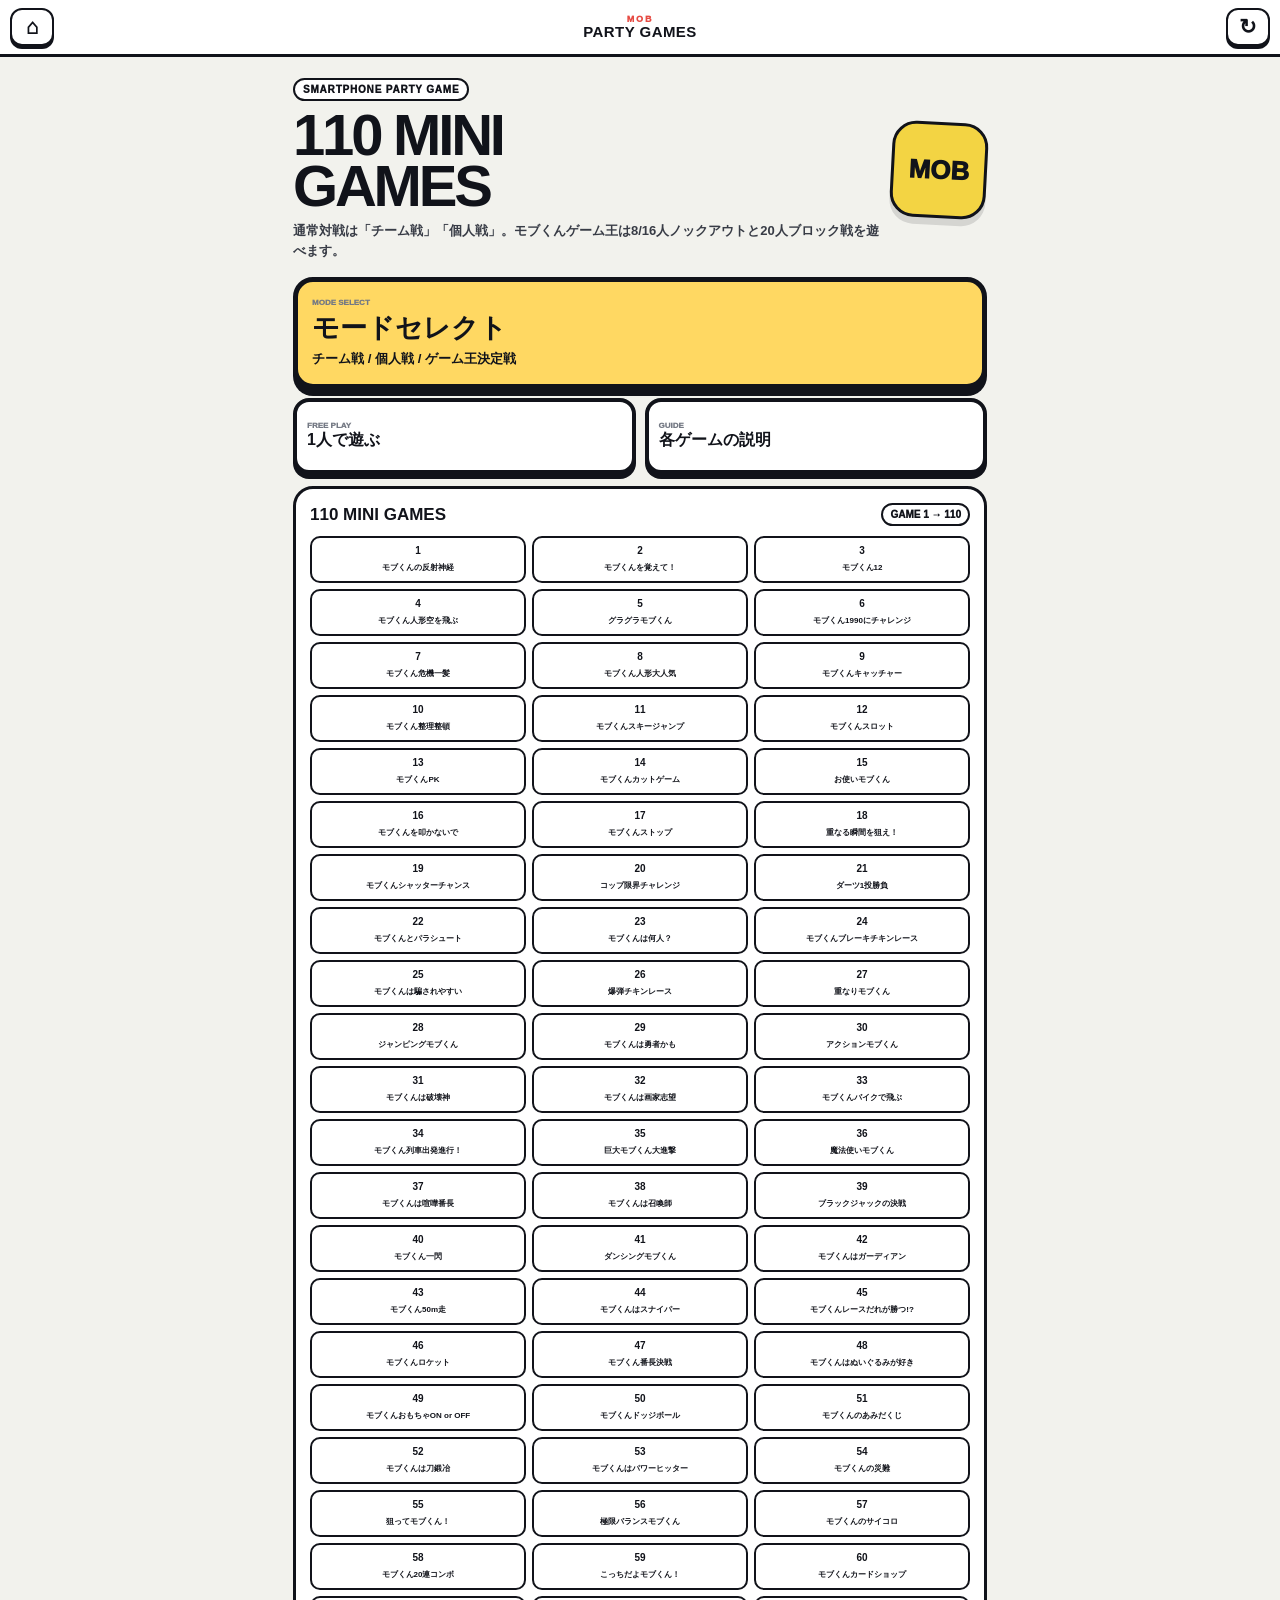
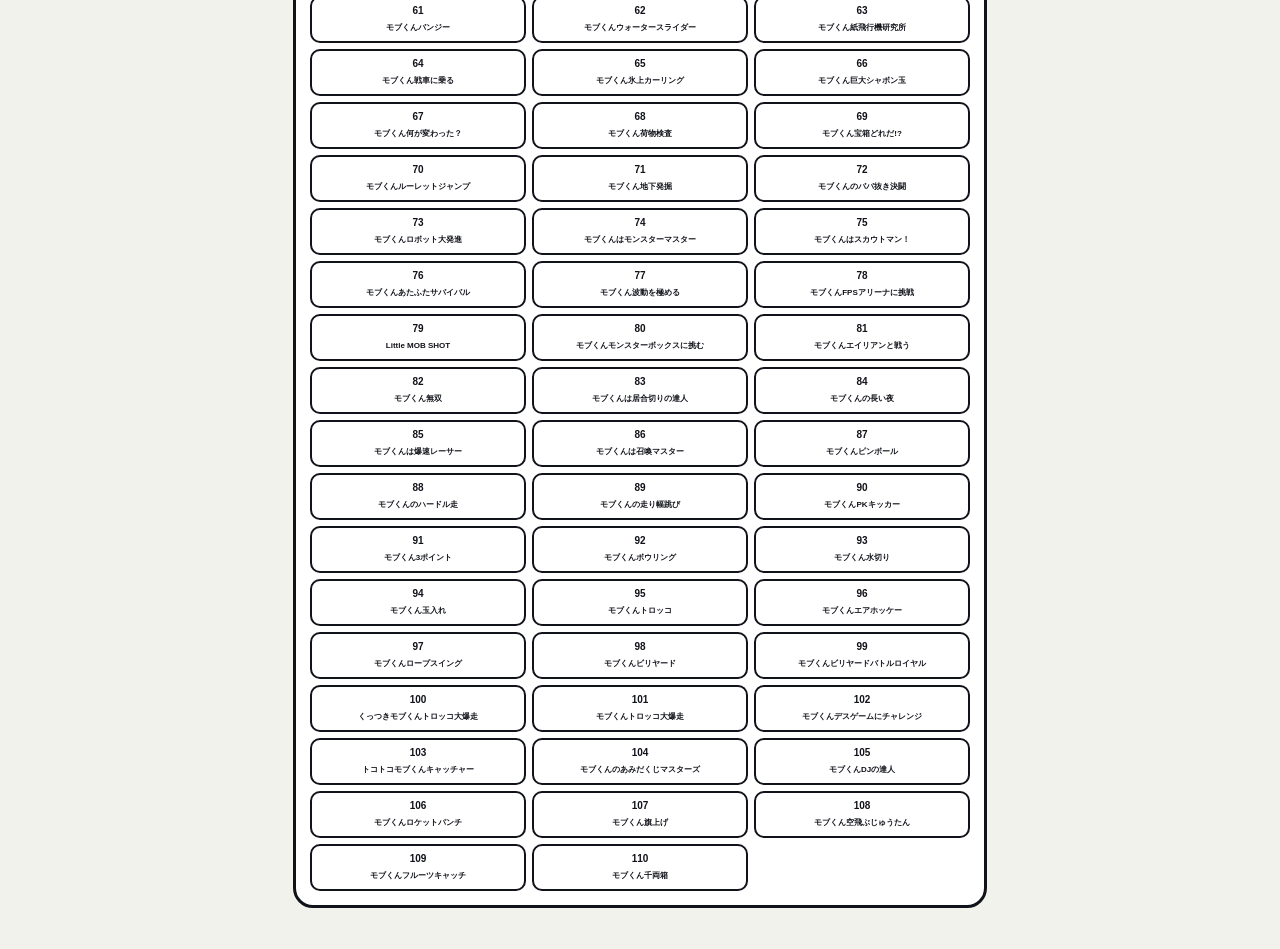
<file: index.html>
<!doctype html>
<html lang="ja">
<head>
  <meta charset="utf-8">
  <meta name="viewport" content="width=device-width, initial-scale=1, maximum-scale=1, minimum-scale=1, user-scalable=no, viewport-fit=cover">
  <meta name="theme-color" content="#11131a">
  <meta name="apple-mobile-web-app-capable" content="yes">
  <meta name="mobile-web-app-capable" content="yes">
  <title>MOB PARTY GAMES | 111 GAMES</title>
  <link rel="stylesheet" href="style.css">
</head>
<body>
  <div id="app">
    <header class="topbar">
      <button id="homeBtn" class="icon-btn" type="button" aria-label="ホーム">⌂</button>
      <div class="title-wrap">
        <span>MOB</span>
        <strong>PARTY GAMES</strong>
      </div>
      <button id="resetBtn" class="icon-btn" type="button" aria-label="リセット">↻</button>
    </header>
    <main id="screen" class="screen"></main>
  </div>
  <script src="game.js"></script>
</body>
</html>
</file>
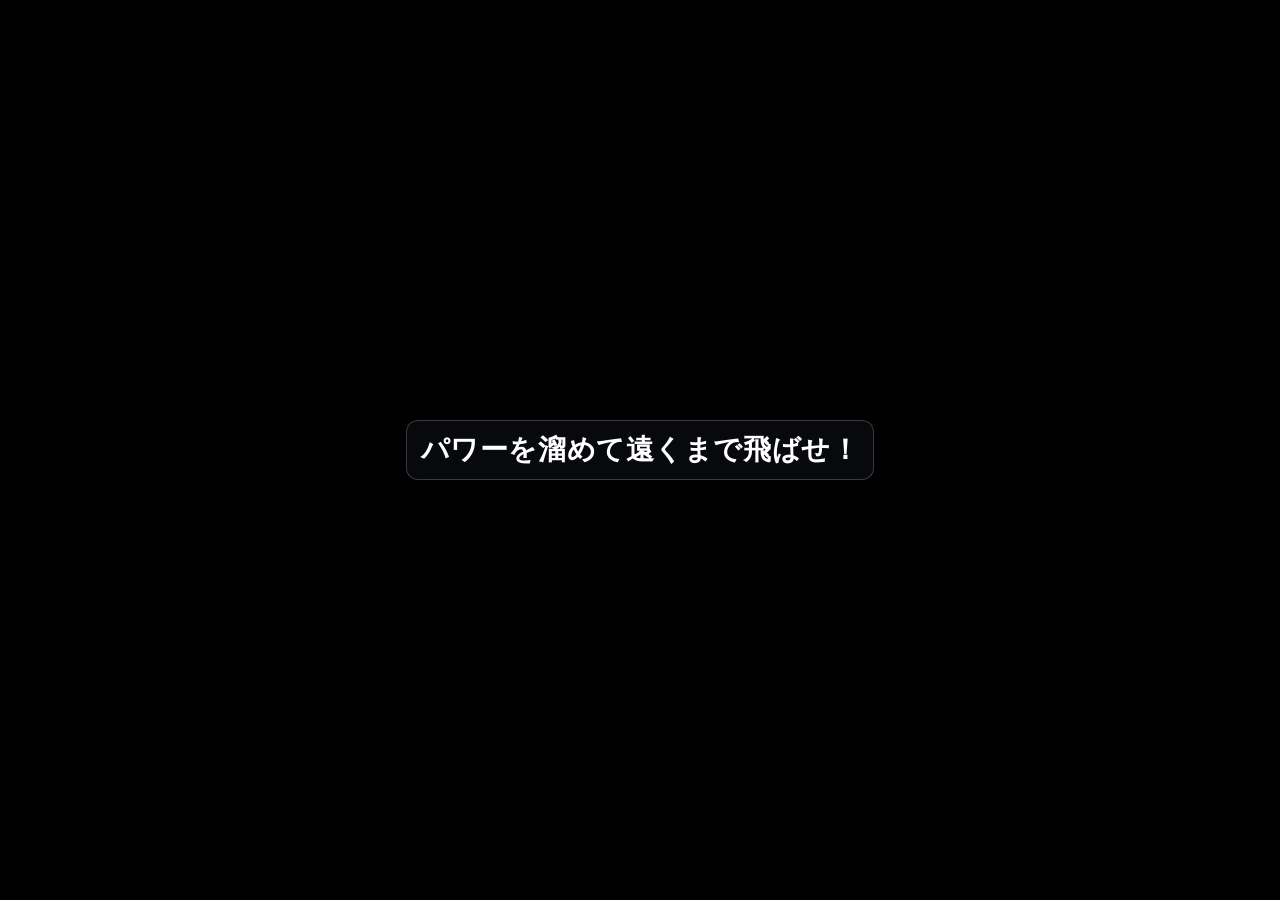
<file: hoke.html>
<!DOCTYPE html>
<html lang="ja">
<head>
<meta charset="utf-8" />
<meta name="viewport" content="width=device-width, initial-scale=1, viewport-fit=cover, maximum-scale=1, user-scalable=no">
<title>Hockey Charge Fly</title>
<style>
  :root{
    --ui-bg:#0b0d12; --ui-fg:#fff; --ui-dim:#9aa3b2; --accent:#26d0ff; --accent2:#ff5a8a;
  }
  html,body{margin:0;height:100%;background:#000;color:var(--ui-fg);font-family:system-ui,-apple-system,"Segoe UI",Roboto,"Hiragino Sans","Noto Sans JP",sans-serif}
  #app{position:fixed;inset:0;display:flex;flex-direction:column;background:#000}
  #safe{position:relative;flex:1;padding-top:env(safe-area-inset-top);padding-bottom:env(safe-area-inset-bottom)}
  #game{position:absolute;inset:0;display:block;width:100%;height:100%;touch-action:none;background:#000}

  .overlay{position:fixed;left:0;right:0;display:flex;justify-content:center;pointer-events:none}
  .top{top:calc(env(safe-area-inset-top) + 6px)}
  .center{top:0;bottom:0;align-items:center}
  .bottom{bottom:calc(env(safe-area-inset-bottom) + 14px)}
  .msg{
    background:rgba(10,12,18,.75);backdrop-filter:blur(6px);
    padding:10px 14px;border:1px solid rgba(255,255,255,.2);border-radius:12px;
    font-weight:700;letter-spacing:.02em;box-shadow:0 6px 24px rgba(0,0,0,.35)
  }
  .big{font-size:28px}
  .mid{font-size:20px}
  .small{font-size:14px;color:var(--ui-dim)}
  .distance{
    background:rgba(0,0,0,.55);border:1px solid rgba(255,255,255,.18);
    border-radius:999px;padding:6px 12px;font-weight:700
  }
  #restart{
    position:fixed;left:50%;transform:translateX(-50%);
    bottom:calc(env(safe-area-inset-bottom) + 18px);
    background:linear-gradient(180deg,#1f2632,#0f141c);
    color:#fff;border:1px solid #2e394b;border-radius:14px;padding:12px 18px;
    font-weight:700;letter-spacing:.03em;box-shadow:0 10px 28px rgba(0,0,0,.4);
    display:none
  }
  #restart:active{transform:translateX(-50%) scale(.98)}
  #hint{display:none}

  #board{
    position:fixed;left:12px;right:12px;top:50%;transform:translateY(-50%);
    background:rgba(9,11,16,.82);backdrop-filter:blur(8px);
    border:1px solid rgba(255,255,255,.15);border-radius:16px;padding:14px;
    display:none;pointer-events:none
  }
  #board h3{margin:0 0 8px 0;font-size:18px}
  #board ol{margin:0;padding-left:18px}
  #board li{margin:6px 0}
</style>
</head>
<body>
<div id="app">
  <div id="safe">
    <canvas id="game"></canvas>
  </div>
</div>

<!-- オーバーレイ表示 -->
<div class="overlay center" id="intro"><div class="msg big">パワーを溜めて遠くまで飛ばせ！</div></div>
<div class="overlay top" id="hint"><div class="msg small">横長ゲージ：左列 上→中→下 → 次に右列 上→中→下（右列は超速で難しい）</div></div>
<div class="overlay center" id="chargeDone"><div class="msg big">チャージ完了！</div></div>
<div class="overlay center" id="countdown"><div class="msg big" id="cdText"></div></div>
<div class="overlay top" id="distanceWrap"><div class="distance" id="distText">0.0 m</div></div>
<div class="overlay center" id="record"><div class="msg big" id="recordText">記録 0.0 m！</div></div>

<button id="restart">リスタート</button>

<div id="board">
  <h3>順位発表</h3>
  <ol id="rankList"></ol>
</div>

<script>
(() => {
  const cvs = document.getElementById('game');
  const ctx = cvs.getContext('2d');
  const DPR = Math.max(1, Math.min(window.devicePixelRatio || 1, 3));
  let W=0,H=0;

  // 画像
  const bgImg = new Image(); bgImg.src = 'hoke.png';
  const ballImg = new Image(); ballImg.src = 'red.png';

  // ステート
  const State = {
    INTRO:'intro', GAUGE:'gauge', CHARGE_DONE:'chargeDone',
    COUNTDOWN:'countdown', FLYING:'flying', STOPPED:'stopped',
    RESULTS:'results'
  };
  let state = State.INTRO;

  // UI要素
  const show = (el, on) => { el.style.display = on ? '' : 'none'; };
  const $intro = document.getElementById('intro');
  const $hint = document.getElementById('hint');
  const $done = document.getElementById('chargeDone');
  const $cd = document.getElementById('countdown');
  const $cdText = document.getElementById('cdText');
  const $distWrap = document.getElementById('distanceWrap');
  const $distText = document.getElementById('distText');
  const $record = document.getElementById('record');
  const $recordText = document.getElementById('recordText');
  const $restart = document.getElementById('restart');
  const $board = document.getElementById('board');
  const $rankList = document.getElementById('rankList');

  // レイアウト & リサイズ
  function fit(){
    const rect = cvs.getBoundingClientRect();
    W = Math.floor(rect.width * DPR);
    H = Math.floor(rect.height * DPR);
    cvs.width = W; cvs.height = H;
    ctx.imageSmoothingEnabled = true;
    ctx.imageSmoothingQuality = 'high';
  }
  addEventListener('resize', fit, {passive:true});
  fit();

  // 背景スケール・ループ
  let bgW=0, bgH=0;
  function updateBgScale(){
    if (!bgImg.complete || !bgImg.naturalWidth) return;
    const sw = bgImg.naturalWidth, sh = bgImg.naturalHeight;
    const scale = Math.max(W/sw, H/sh);
    bgW = sw*scale; bgH = sh*scale;
  }
  bgImg.onload = updateBgScale;

  // ======= ゲージ（横長×6：縦3行×横2列） =======
  const gauges = [];
  const gaugeOrder = [
    {col:0,row:0},{col:0,row:1},{col:0,row:2}, // 左列 上→中→下
    {col:1,row:0},{col:1,row:1},{col:1,row:2}  // 右列 上→中→下
  ];
  let currentGaugeIndex = 0;

  function initGauges(){
    gauges.length = 0;
    for(let i=0;i<6;i++){
      const isRight = i>=3;
      gauges.push({
        value: Math.random(), dir: 1,             // 0..1（左→右）
        speed: isRight ? 3.2 : 1.8,               // ★ 大幅高速化（右は超速）
        locked: false
      });
    }
    currentGaugeIndex = 0;
  }

  function drawGauges(){
    // 2列×3行の「横長」ゲージを中央に配置
    const totalW = Math.min(W*0.94, 640*DPR);
    const totalH = Math.min(H*0.62, 380*DPR);
    const colGap = 34*DPR, rowGap = 16*DPR;
    const colW = (totalW - colGap)/2;
    const rowH = (totalH - rowGap*2)/3;

    const areaX = (W - totalW)/2;
    const areaY = (H - totalH)/2;

    for(let i=0;i<6;i++){
      const col = i<3 ? 0 : 1;
      const row = i%3;
      const x = areaX + col*(colW + colGap);
      const y = areaY + row*(rowH + rowGap);

      // 背板
      ctx.fillStyle = 'rgba(255,255,255,0.08)';
      roundRect(ctx, x, y, colW, rowH, 12*DPR);
      ctx.fill();

      const pad = 8*DPR;
      const innerX = x+pad, innerY = y+pad, innerW = colW-pad*2, innerH = rowH-pad*2;
      ctx.fillStyle = 'rgba(255,255,255,0.12)';
      roundRect(ctx, innerX, innerY, innerW, innerH, 8*DPR);
      ctx.fill();

      // 中央スイートゾーン（右列は狭い）
      const sweet = (i>=3) ? 0.20 : 0.30;
      const sweetW = innerW * sweet;
      const sweetX = innerX + innerW*(0.5 - sweet/2);
      ctx.fillStyle = 'rgba(38,208,255,0.22)';
      roundRect(ctx, sweetX, innerY+2*DPR, sweetW, innerH-4*DPR, 6*DPR);
      ctx.fill();

      // 現在位置カーソル（高速でも視認しやすい細スライダー）
      const g = gauges[i];
      const cx = innerX + g.value*innerW;
      const cursorW = 6*DPR;
      const cursorH = innerH - 6*DPR;
      ctx.fillStyle = g.locked ? 'rgba(255,90,138,0.95)' : 'rgba(255,255,255,0.95)';
      roundRect(ctx, cx - cursorW/2, innerY+3*DPR, cursorW, cursorH, 4*DPR);
      ctx.fill();

      // 枠＆番号
      ctx.strokeStyle = (i===currentGaugeIndex) ? '#26d0ff' : 'rgba(255,255,255,0.28)';
      ctx.lineWidth = (i===currentGaugeIndex) ? 3*DPR : 1*DPR;
      roundRect(ctx, x, y, colW, rowH, 12*DPR);
      ctx.stroke();

      ctx.fillStyle = 'rgba(255,255,255,0.85)';
      ctx.font = `${12*DPR}px system-ui, sans-serif`;
      ctx.textAlign = 'left'; ctx.textBaseline = 'bottom';
      ctx.fillText(`${i+1}`, x+4*DPR, y-4*DPR);
    }
  }

  function updateGauges(dt){
    for(let i=0;i<6;i++){
      const g = gauges[i];
      if (g.locked || i!==currentGaugeIndex) continue;
      // ★ 超高速往復
      g.value += g.dir * g.speed * dt * 1.1;
      if (g.value>1){ g.value=1; g.dir=-1; }
      if (g.value<0){ g.value=0; g.dir=1; }
    }
  }

  function stopCurrentGauge(){
    const g = gauges[currentGaugeIndex];
    if (!g || g.locked) return;
    g.locked = true;
    currentGaugeIndex++;
    if (currentGaugeIndex>=6){
      beginChargeDone();
    }
  }

  // ======= 飛行（完全に上方向のみ＝落下ゼロの見た目） =======
  let ball = null;
  let anchorY = 0;     // 画面内でボールを固定する高さ
  let bgScroll = 0;    // 背景の縦オフセット（上へ進むほど増える）
  let totalDist = 0;   // m
  let countdownT = 0;
  let introTimer = 0;
  let doneTimer = 0;
  let recordTimer = 0;
  let resultsTimer = 0;
  let launchSpeed = 0; // 正の値（上方向の見た目の速度）

  function initBall(){
    const radius = Math.round(Math.min(W,H)*0.045);
    ball = { x: W/2, y: H*0.72, r: radius };
    anchorY = Math.round(H * 0.40); // 画面上側40%あたりに固定表示
    bgScroll = 0; totalDist = 0;
  }

  function chargePower(){
    // 中央寄せほど高評価、右列に重み
    let score = 0;
    for(let i=0;i<6;i++){
      const v = gauges[i].value;
      const center = 0.5;
      const diff = Math.abs(v - center);
      const tight = (i>=3) ? 0.20 : 0.30;
      const unit = Math.max(0, 1 - diff/(tight));
      const weight = (i>=3) ? 1.25 : 1.0;
      score += unit * weight;
    }
    const norm = Math.min(1, score / 6.75);
    // 初期上昇速度（画面スケール基準の正値）
    const s0 = (H * 1.25) * (0.65 + 1.25*norm);
    return s0;
  }

  function beginIntro(){
    state = State.INTRO;
    show($intro,true); show($hint,false); show($done,false); show($cd,false);
    show($distWrap,false); show($record,false); $restart.style.display='none'; $board.style.display='none';
    introTimer = 2.0;
    initGauges();
    initBall();
  }

  function beginGauge(){
    state = State.GAUGE;
    show($intro,false); show($hint,true);
  }

  function beginChargeDone(){
    state = State.CHARGE_DONE;
    show($hint,false); show($done,true);
    doneTimer = 2.0;
    launchSpeed = chargePower(); // 正値（上へ）
  }

  function beginCountdown(){
    state = State.COUNTDOWN;
    show($done,false); show($cd,true);
    countdownT = 3.2; // 3→2→1→GO
  }

  function beginFlying(){
    state = State.FLYING;
    show($cd,false); show($distWrap,true);
    // ボールの表示位置を固定（以後 ball.y は固定で動かさない）
    ball.y = anchorY;
  }

  function stopAndRecord(){
    state = State.STOPPED;
    show($distWrap,false);
    show($record,true);
    $recordText.textContent = `記録 ${totalDist.toFixed(1)} m！`;
    recordTimer = 2.0;
  }

  function showResults(){
    state = State.RESULTS;
    show($record,false);
    const cpu = makeCPUResults(totalDist);
    const all = [{name:'あなた', d:totalDist, you:true}, ...cpu];
    all.sort((a,b)=>b.d-a.d);
    let idx = 1, html='';
    for(const r of all){
      const mark = r.you ? '👑' : '';
      html += `<li>${idx}. ${r.you?'<b>あなた</b>':`CPU${r.id}`} — <b>${r.d.toFixed(1)} m</b> ${mark}</li>`;
      idx++;
    }
    $rankList.innerHTML = html;
    $board.style.display = '';
    resultsTimer = 3.0;
  }

  function showRestart(){ $restart.style.display = 'block'; }

  function makeCPUResults(playerDist){
    const arr = [];
    for(let i=1;i<=4;i++){
      const delta = (Math.random()*0.4 - 0.2);
      const d = Math.max(5, playerDist * (1 + delta));
      arr.push({id:i, d});
    }
    return arr;
  }

  // 入力
  function onTap(){
    if (state===State.GAUGE) stopCurrentGauge();
  }
  cvs.addEventListener('pointerdown', onTap);
  $restart.addEventListener('click', ()=>{ beginIntro(); });

  // メインループ
  let last = performance.now();

  function loop(now){
    const dt = Math.min(0.033, (now - last)/1000);
    last = now;
    updateBgScale();
    ctx.clearRect(0,0,W,H);

    drawBg(); // 背景

    switch(state){
      case State.INTRO:
        drawBall(ball.x, ball.y, Math.round(Math.min(W,H)*0.045)); // 待機中は足元に
        introTimer -= dt;
        if (introTimer<=0) beginGauge();
        break;

      case State.GAUGE:
        updateGauges(dt);
        drawGauges();
        drawBall(ball.x, ball.y, Math.round(Math.min(W,H)*0.045));
        break;

      case State.CHARGE_DONE:
        drawBall(ball.x, ball.y, Math.round(Math.min(W,H)*0.045));
        doneTimer -= dt;
        if (doneTimer<=0) beginCountdown();
        break;

      case State.COUNTDOWN:
        // 小刻みな震え演出（表示位置固定のまま）
        drawBallShaking(ball.x, ball.y, Math.round(Math.min(W,H)*0.045));
        countdownT -= dt;
        renderCountdown(countdownT);
        if (countdownT<=0) beginFlying();
        break;

      case State.FLYING:
        updateFlight(dt);
        drawBall(ball.x, anchorY, Math.round(Math.min(W,H)*0.045)); // 常に固定位置
        break;

      case State.STOPPED:
        drawBall(ball.x, anchorY, Math.round(Math.min(W,H)*0.045));
        recordTimer -= dt;
        if (recordTimer<=0) showResults();
        break;

      case State.RESULTS:
        drawBall(ball.x, anchorY, Math.round(Math.min(W,H)*0.045));
        resultsTimer -= dt;
        if (resultsTimer<=0) showRestart();
        break;
    }

    requestAnimationFrame(loop);
  }
  requestAnimationFrame(loop);

  // ======= 背景／ボール描画 =======
  function drawBg(){
    if (!bgW || !bgH){ ctx.fillStyle='#000'; ctx.fillRect(0,0,W,H); return; }
    const offset = (bgScroll % bgH + bgH) % bgH;
    // 上へ進む＝背景が下から上へ流れる見た目
    ctx.drawImage(bgImg, 0, -offset,           bgW, bgH);
    ctx.drawImage(bgImg, 0, -offset + bgH,     bgW, bgH);
    if (bgW<W){
      ctx.fillStyle='#000';
      const pad = Math.floor((W-bgW)/2);
      ctx.fillRect(0,0,pad,H); ctx.fillRect(W-pad,0,pad,H);
    }
  }

  function drawBall(x,y,r){
    if (ballImg.complete && ballImg.naturalWidth){
      const scale = (r*2)/Math.max(ballImg.naturalWidth, ballImg.naturalHeight);
      const w = ballImg.naturalWidth*scale;
      const h = ballImg.naturalHeight*scale;
      ctx.drawImage(ballImg, x-w/2, y-h/2, w, h);
    }else{
      ctx.fillStyle='#e33';
      ctx.beginPath(); ctx.arc(x,y,r,0,Math.PI*2); ctx.fill();
    }
  }
  function drawBallShaking(x,y,r){
    const dx = (Math.random()*2-1) * r*0.08;
    const dy = (Math.random()*2-1) * r*0.08;
    drawBall(x+dx, y+dy, r);
  }

  // カウントダウンUI
  function renderCountdown(t){
    let text='';
    if (t>2) text='3';
    else if (t>1) text='2';
    else if (t>0) text='1';
    else text='GO!';
    document.getElementById('cdText').textContent = text;
  }

  // ★ 完全上方向：ボールは固定、背景だけ流す（落下演出ゼロ）
  //    速度は指数的に減衰し、一定以下になったら記録。
  function updateFlight(dt){
    // 速度（正の値）を減衰
    const decay = 0.32;                // 減衰率（上げると早く減る）
    const minSpeed = 28 * DPR;         // 記録判定の下限（px/s）
    launchSpeed *= Math.max(0, 1 - decay*dt);

    // スクロール量
    const dy = Math.max(launchSpeed, minSpeed) * dt; // 下限以下なら下限で伸びるが、すぐ記録へ

    // 背景＆距離更新
    bgScroll += dy;
    totalDist += dy / (100*DPR);
    $distText.textContent = `${totalDist.toFixed(1)} m`;

    // 実質的に停止（minSpeed未満）を検知
    if (launchSpeed < minSpeed){
      stopAndRecord();
    }
  }

  // 角丸矩形
  function roundRect(c, x,y,w,h,r){
    c.beginPath();
    c.moveTo(x+r,y);
    c.arcTo(x+w,y,x+w,y+h,r);
    c.arcTo(x+w,y+h,x,y+h,r);
    c.arcTo(x,y+h,x,y,r);
    c.arcTo(x,y,x+w,y,r);
    c.closePath();
  }

  // 開始
  let started = false;
  function kickstart(){ if (started) return; started = true; beginIntro(); }
  document.addEventListener('visibilitychange', ()=>{ if (document.visibilityState==='visible') fit(); });
  window.addEventListener('load', kickstart);
})();
</script>
</body>
</html>
</file>
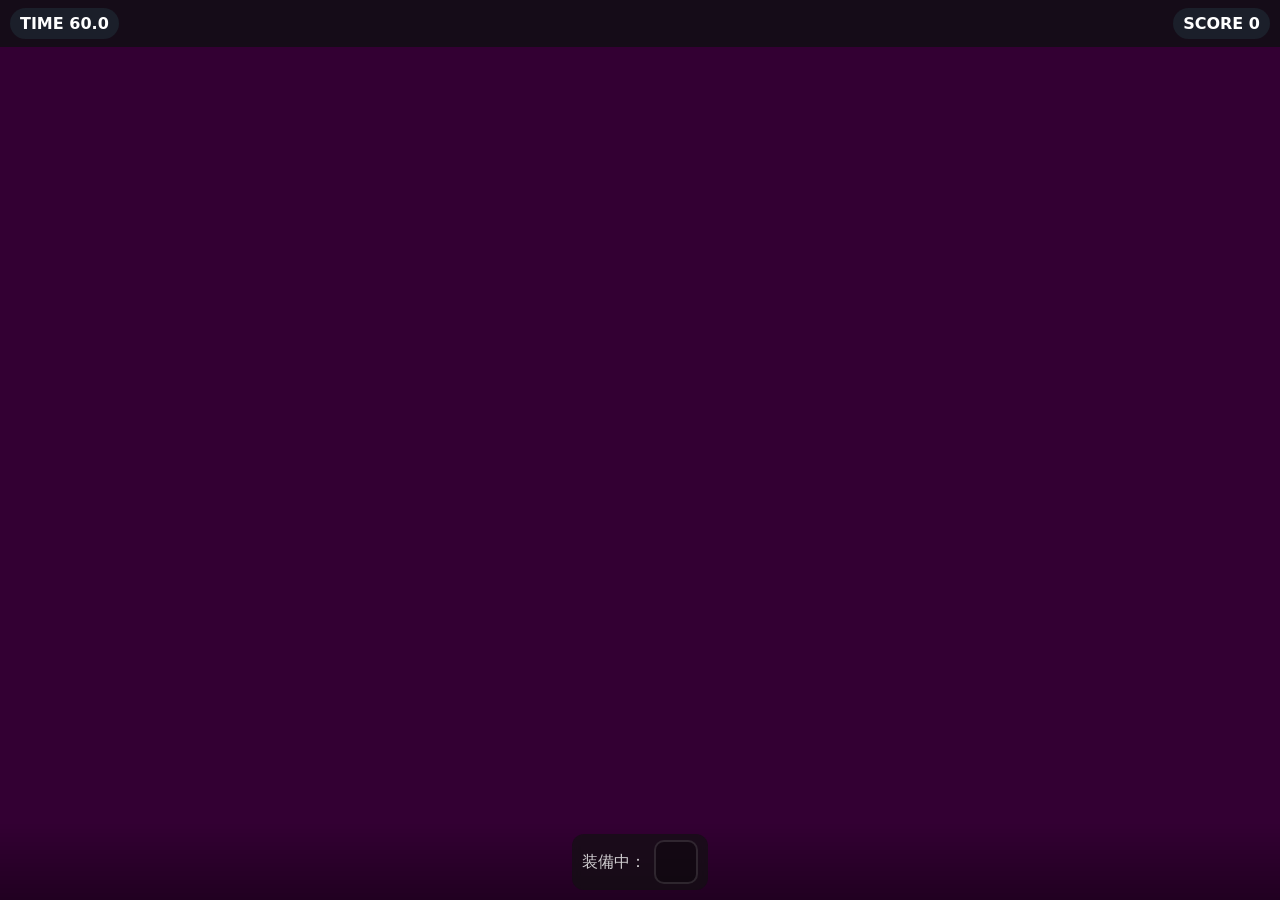
<file: MOB Candy shop.html>
<!DOCTYPE html>
<html lang="ja">
<head>
<meta charset="utf-8" />
<meta name="viewport" content="width=device-width, initial-scale=1, viewport-fit=cover, maximum-scale=1, user-scalable=no">
<title>Shop OPEN! - Candy Serve</title>
<style>
  :root{ --hud:#0e0f12cc; --fg:#fff; --accent:#13c4ff; --bad:#ff3b3b; --good:#3cff77; }
  html,body{margin:0;height:100%;background:#000;color:#fff;font-family:system-ui,-apple-system,Segoe UI,Roboto,"Hiragino Sans","Yu Gothic",sans-serif}
  #wrap{position:fixed;inset:0;display:flex;align-items:stretch;justify-content:center;background:#000;}
  canvas{display:block;touch-action:none;outline:none}
  .hud{position:fixed;left:env(safe-area-inset-left);right:env(safe-area-inset-right);top:env(safe-area-inset-top);display:flex;justify-content:space-between;gap:8px;padding:8px 10px;background:var(--hud);backdrop-filter:blur(6px);align-items:center}
  .hud .pill{padding:6px 10px;border-radius:999px;background:#1b1f2a;color:#fff;font-weight:700}
  .centerText{position:fixed;inset:0;display:flex;align-items:center;justify-content:center;pointer-events:none;font-weight:900;text-shadow:0 6px 18px rgba(0,0,0,.5)}
  .centerText span{font-size:13vmin;opacity:0;transform:scale(.9);transition:.15s}
  .footer{position:fixed;left:env(safe-area-inset-left);right:env(safe-area-inset-right);bottom:env(safe-area-inset-bottom);display:flex;justify-content:center;gap:10px;padding:10px 8px;background:linear-gradient(180deg,transparent,rgba(0,0,0,.35))}
  .equipBox{min-height:44px;padding:6px 10px;border-radius:12px;background:#111a;backdrop-filter:blur(4px);display:flex;align-items:center;gap:8px}
  .equipBox .label{opacity:.8}
  .equipIcon{width:40px;height:40px;border-radius:10px;border:2px solid #fff3;display:inline-block;background:#0006;background-size:contain;background-position:center;background-repeat:no-repeat}
  .muted{opacity:.6}
  /* tap helper for debug on desktop */
  @media (hover:hover){ canvas{cursor:pointer} }
</style>
</head>
<body>
<div id="wrap">
  <canvas id="cv" aria-label="game"></canvas>
</div>

<!-- HUD -->
<div class="hud" id="hud">
  <div class="pill" id="time">TIME 60.0</div>
  <div class="pill" id="score">SCORE 0</div>
</div>

<!-- Equip indicator -->
<div class="footer">
  <div class="equipBox">
    <span class="label">装備中：</span>
    <span id="equipIcon" class="equipIcon muted" title="未装備"></span>
  </div>
</div>

<!-- Center countdown -->
<div class="centerText"><span id="center"></span></div>

<script>
(function(){
  const canvas = document.getElementById('cv');
  const ctx = canvas.getContext('2d');
  let W=0,H=0, dpr=1;

  // ----- Assets -----
  const IMGS = {
    bg: "shop.png",
    items: {
      choco: "1cho.png",
      gumi:  "1gumi.png",
      gum:   "1gum.png",
      ame:   "1ame.png",
    },
    customers: ["1.png","2.png","3.png"],
    bubbles: {
      choco:"cho.png",
      gumi:"gumi.png",
      gum:"gum.png",
      ame:"ame.png",
    }
  };
  const images = {};
  function loadImage(src){
    return new Promise((res,rej)=>{
      const img = new Image();
      img.onload = ()=>res(img);
      img.onerror = (e)=>rej(e);
      img.src = src;
    });
  }
  async function loadAll(){
    images.bg = await loadImage(IMGS.bg);
    images.items = {};
    for(const k in IMGS.items){ images.items[k] = await loadImage(IMGS.items[k]); }
    images.customers = [];
    for(const p of IMGS.customers){ images.customers.push(await loadImage(p)); }
    images.bubbles = {};
    for(const k in IMGS.bubbles){ images.bubbles[k] = await loadImage(IMGS.bubbles[k]); }
  }

  // ----- Layout (percent based) -----
  // Plate (皿) centers as % of canvas width; y as % of height.
  const layout = {
    platesX: [0.17, 0.38, 0.62, 0.83],
    platesY: 0.73,
    plateR:  0.075, // relative to min(W,H)
    // item button row (机の後ろに横一列 = 背景の上だが見た目は机の後ろあたり)
    itemRowY: 0.58,
    itemScale: 0.08, // width %
    // lanes entrance x (spawn start)
    doorX: 0.5,
    doorY: 0.25,
  };

  // ----- Game state -----
  const LANES = ['A','B','C','D'];
  const laneQueues = {A:[],B:[],C:[],D:[]}; // arrays of customer IDs
  const customers = new Map(); // id -> customer object
  let nextId = 1;

  // plate contents
  const plates = {
    A: {item:null, cooldown:0},
    B: {item:null, cooldown:0},
    C: {item:null, cooldown:0},
    D: {item:null, cooldown:0},
  };

  // equip
  let equip = null; // 'choco' | 'gumi' | 'gum' | 'ame' | null
  const equipIcon = document.getElementById('equipIcon');

  // game flow
  let started=false, countdown=0, centerTextEl=document.getElementById('center');
  let timeLeft = 60.0;
  let score = 0;
  let spawnTimer = 0;
  const HUD_time = document.getElementById('time');
  const HUD_score = document.getElementById('score');

  // helpers
  function px(v){ return Math.round(v*dpr); }

  function resize(){
    const rect = document.getElementById('wrap').getBoundingClientRect();
    dpr = Math.max(1, Math.min(2, window.devicePixelRatio||1));
    W = Math.round(rect.width);
    H = Math.round(rect.height);
    canvas.width = px(W);
    canvas.height = px(H);
    canvas.style.width = W+"px";
    canvas.style.height = H+"px";
    ctx.setTransform(dpr,0,0,dpr,0,0);
    draw(0);
  }
  window.addEventListener('resize', resize);

  // ----- Customer object -----
  function makeCustomer(lane, ask){ // ask: 'choco'|'gumi'|'gum'|'ame'
    const id = nextId++;
    const cx = layout.platesX[LANES.indexOf(lane)] * W;
    const cy = layout.platesY * H;

    const q = laneQueues[lane];
    const idx = q.length; // 0-based index in queue
    const spacingY = Math.min(H*0.08, 72); // vertical gap between people
    const targetX = cx;
    const targetY = cy - (idx+1)*spacingY; // behind plate
    const enterX = layout.doorX * W + (Math.random()*2-1)*W*0.08; // a bit random
    const enterY = layout.doorY * H;

    const sprite = images.customers[Math.floor(Math.random()*images.customers.length)];
    const obj = {
      id, lane, ask, sprite,
      x: enterX, y: enterY,
      tx: targetX, ty: targetY,
      state: 'WALK', // WALK -> FRONT_WAIT -> ORDER -> EXIT
      bounceT: 0,
      orderT: 0, // elapsed in ORDER
      say: null, // current speech string ('thanks'|'angry'|null)
      sayAlpha: 0,
      bubble: images.bubbles[ask],
      width: Math.min(W*0.12, 120), // draw size
      height: Math.min(H*0.16, 150),
      speed: Math.max(120, Math.min(220, H*0.25)), // px/s
      fade: 1, // for EXIT
    };
    customers.set(id, obj);
    q.push(id);
  }

  // Choose lane with fewest people (A->B->C->D priority on ties)
  function pickLane(){
    let best = 'A', bestLen = laneQueues['A'].length;
    for(const lane of ['B','C','D']){
      const len = laneQueues[lane].length;
      if(len < bestLen){ best=lane; bestLen=len; }
    }
    return best;
  }

  // After a head leaves, advance everyone forward in that lane
  function advanceLane(lane){
    const q = laneQueues[lane];
    const cx = layout.platesX[LANES.indexOf(lane)] * W;
    const cy = layout.platesY * H;
    const spacingY = Math.min(H*0.08, 72);
    q.forEach((id, i)=>{
      const c = customers.get(id);
      if(!c) return;
      c.tx = cx;
      c.ty = cy - (i+1)*spacingY;
      if(i===0 && c.state!=='ORDER'){ // new head
        c.state = 'FRONT_WAIT'; // step to plate
      }
    });
  }

  // Place item on a plate (A-D)
  function placeItem(lane){
    const p = plates[lane];
    if(p.cooldown>0) return; // 200ms cooldown per lane
    p.cooldown = 0.2;
    p.item = equip; // can be null
    // small flash animation feedback could be handled visually in draw()
  }

  // Handle judgement for head of a lane (auto when entering ORDER end or immediately if ready?)
  function tryStartOrder(lane){
    const q = laneQueues[lane];
    if(q.length===0) return;
    const head = customers.get(q[0]);
    if(!head) return;
    if(head.state==='FRONT_WAIT'){
      head.state='ORDER';
      head.orderT=0;
      head.say=null;
      head.sayAlpha=0;
    }
  }

  function resolveAndRemove(lane, head, type){ // type: 'ok'|'bad'|'timeout'
    // feedback
    if(type==='ok'){
      score += 30;
      head.say='thanks';
    }else if(type==='bad'){
      score -= 50;
      head.say='angry';
    }else{
      score -= 10;
      head.say='timeout';
    }
    head.state='EXIT';
    head.fade=1;
    head.sayAlpha=1;

    // clear the plate's item on resolve (店で回収された想定)
    plates[lane].item = null;

    // remove from queue
    const q = laneQueues[lane];
    q.shift();
    // smooth fade handled in draw loop, but we can schedule cleanup
    // advance the lane (everyone steps forward)
    advanceLane(lane);
    tryStartOrder(lane); // new head begins order if exists
  }

  // ----- Input -----
  const pointer = {x:0,y:0,down:false};
  function evtXY(e){
    if(e.touches && e.touches[0]){
      return {x:e.touches[0].clientX, y:e.touches[0].clientY};
    }else{
      return {x:e.clientX, y:e.clientY};
    }
  }
  function onDown(e){
    const p = evtXY(e);
    pointer.x=p.x; pointer.y=p.y; pointer.down=true;
    handleTap(p.x, p.y);
  }
  function onUp(){ pointer.down=false; }
  canvas.addEventListener('pointerdown', onDown);
  canvas.addEventListener('pointerup', onUp);
  canvas.addEventListener('touchstart', (e)=>{ onDown(e); e.preventDefault(); }, {passive:false});
  canvas.addEventListener('touchend', (e)=>{ onUp(e); e.preventDefault(); }, {passive:false});

  function handleTap(x,y){
    if(!started) return;
    // 1) item buttons (机の後ろに横一列)
    const hitItem = hitItemRow(x,y);
    if(hitItem){
      equip = hitItem;
      updateEquipUI();
      return;
    }
    // 2) plates
    const lane = hitPlate(x,y);
    if(lane){
      placeItem(lane);
      return;
    }
  }

  function updateEquipUI(){
    if(!equip){
      equipIcon.classList.add('muted');
      equipIcon.style.backgroundImage='';
      equipIcon.title='未装備';
    }else{
      equipIcon.classList.remove('muted');
      const url = IMGS.items[equip];
      equipIcon.style.backgroundImage=`url(${url})`;
      const n = {choco:'チョコ', gumi:'グミ', gum:'ガム', ame:'アメ'}[equip];
      equipIcon.title = n;
    }
  }

  function hitItemRow(x,y){
    // place 4 icons relative to canvas
    const size = W*layout.itemScale;
    const gap = size*0.22;
    const totalW = size*4 + gap*3;
    const startX = (W-totalW)/2;
    const Y = H*layout.itemRowY;
    const items = ['choco','gumi','gum','ame'];
    for(let i=0;i<4;i++){
      const ix = startX + i*(size+gap);
      const iy = Y - size/2;
      if(x>=ix && x<=ix+size && y>=iy && y<=iy+size) return items[i];
    }
    return null;
  }

  function hitPlate(x,y){
    const minS = Math.min(W,H);
    const r = minS * layout.plateR;
    for(let i=0;i<4;i++){
      const cx = layout.platesX[i]*W;
      const cy = layout.platesY*H;
      const dx = x - cx, dy = y - cy;
      if(dx*dx + dy*dy <= r*r){
        return LANES[i];
      }
    }
    return null;
  }

  // ----- Game loop -----
  let last=0;
  function loop(t){
    const now = t*0.001;
    if(!last) last = now;
    let dt = Math.min(0.033, now - last);
    last = now;
    update(dt);
    draw(dt);
    requestAnimationFrame(loop);
  }

  function update(dt){
    // cooldowns
    for(const k of LANES){ if(plates[k].cooldown>0){ plates[k].cooldown = Math.max(0, plates[k].cooldown - dt); } }

    // countdown start text handled in startGame()

    if(!started) return;

    // timers
    if(timeLeft>0){
      timeLeft = Math.max(0, timeLeft - dt);
    }

    // spawn
    spawnTimer += dt;
    if(spawnTimer>=3.0){ // every 3s
      spawnTimer = 0;
      const total = laneQueues.A.length + laneQueues.B.length + laneQueues.C.length + laneQueues.D.length;
      if(total < 12){ // capacity cap
        const lane = pickLane();
        // random ask
        const asks = ['choco','gumi','gum','ame'];
        const ask = asks[Math.floor(Math.random()*asks.length)];
        makeCustomer(lane, ask);
        // if the new customer becomes head, start order later via advanceLane/tryStartOrder
        advanceLane(lane);
        tryStartOrder(lane);
      }
    }

    // customers update
    customers.forEach(c=>{
      // movement towards tx,ty
      const dx = c.tx - c.x;
      const dy = c.ty - c.y;
      const dist = Math.hypot(dx,dy);
      const eps = 2;
      if(dist > eps){
        const sp = c.speed * dt;
        const k = sp / dist;
        c.x += dx * Math.min(1,k);
        c.y += dy * Math.min(1,k);
      }
      // bounce
      c.bounceT += dt*8;
      if(c.state==='FRONT_WAIT'){
        // step to exact plate front
        if(dist<=eps){
          c.state='ORDER';
          c.orderT=0;
        }
      }else if(c.state==='ORDER'){
        c.orderT += dt;
        // Auto check at 5s (timeout) OR early resolve if plate holds any item (correct/incorrect immediately when present)
        const lane = c.lane;
        const plateItem = plates[lane].item;
        if(plateItem){ // immediate resolution when an item is present
          if(plateItem === c.ask){
            resolveAndRemove(lane, c, 'ok');
          }else{
            resolveAndRemove(lane, c, 'bad');
          }
        }else if(c.orderT >= 5.0){
          resolveAndRemove(lane, c, 'timeout');
        }
      }else if(c.state==='EXIT'){
        c.fade = Math.max(0, c.fade - dt*2);
        if(c.fade===0){
          customers.delete(c.id);
        }
      }
      // speech alpha decay
      if(c.say && c.state==='EXIT'){
        c.sayAlpha = c.fade;
      }
    });

    // HUD
    HUD_time.textContent = "TIME " + timeLeft.toFixed(1);
    HUD_score.textContent = "SCORE " + score;

    // game end
    if(timeLeft<=0 && started){
      started=false;
      showCenter("TIME UP!");
      setTimeout(()=>showCenter(`SCORE ${score}`), 800);
    }
  }

  function draw(dt){
    // background fit (cover width)
    // draw bg centered; scale to fill width
    ctx.clearRect(0,0,W,H);
    const bg = images.bg;
    if(bg){
      const scale = W / bg.width;
      const h = bg.height * scale;
      const y = (H - h)/2;
      ctx.drawImage(bg, 0, y, W, h);
    }else{
      ctx.fillStyle="#303";
      ctx.fillRect(0,0,W,H);
    }

    // item row (buttons)
    const size = W*layout.itemScale;
    const gap = size*0.22;
    const totalW = size*4 + gap*3;
    const startX = (W-totalW)/2;
    const Y = H*layout.itemRowY;
    const items = ['choco','gumi','gum','ame'];
    items.forEach((k,i)=>{
      const img = images.items[k];
      if(img){
        const x = startX + i*(size+gap);
        const y = Y - size/2;
        ctx.save();
        // selection frame
        if(equip===k){
          ctx.shadowColor = 'rgba(255,255,255,.7)';
          ctx.shadowBlur = 16;
          ctx.globalAlpha = 1;
          ctx.strokeStyle = '#fff';
          ctx.lineWidth = 4;
          ctx.strokeRect(x-4,y-4,size+8,size+8);
        }else{
          ctx.globalAlpha = .95;
        }
        ctx.drawImage(img, x, y, size, size);
        ctx.restore();
      }
    });

    // plates (皿)
    const minS = Math.min(W,H);
    const r = minS * layout.plateR;
    for(let i=0;i<4;i++){
      const cx = layout.platesX[i]*W;
      const cy = layout.platesY*H;
      // draw hit circle helper: glow if recently tapped
      ctx.save();
      // base black plate
      ctx.fillStyle = '#000';
      ctx.beginPath();
      ctx.arc(cx, cy, r, 0, Math.PI*2);
      ctx.fill();
      // rim highlight
      const cool = plates[LANES[i]].cooldown>0 ? 1 : 0;
      ctx.strokeStyle = cool? '#fff' : 'rgba(255,255,255,.65)';
      ctx.lineWidth = cool? 5:3;
      ctx.beginPath();
      ctx.arc(cx, cy, r*0.98, 0, Math.PI*2);
      ctx.stroke();
      ctx.restore();

      // item on plate
      const it = plates[LANES[i]].item;
      if(it && images.items[it]){
        const sz = r*1.35;
        ctx.drawImage(images.items[it], cx - sz/2, cy - sz/2, sz, sz);
      }

      // label A-D (below)
      const lbl = LANES[i];
      const tx = cx, ty = cy + r + 18;
      ctx.save();
      ctx.textAlign='center';
      ctx.textBaseline='middle';
      const fz = Math.max(14, Math.min(22, W*0.022));
      ctx.font = `bold ${fz}px system-ui, sans-serif`;
      // pill bg
      const padX = 12, padY = 6;
      const tw = ctx.measureText(lbl).width;
      const bw = tw + padX*2, bh = fz + padY*2;
      ctx.fillStyle = 'rgba(0,0,0,.55)';
      roundRect(ctx, tx-bw/2, ty-bh/2, bw, bh, 999);
      ctx.fill();
      ctx.fillStyle = '#fff';
      ctx.fillText(lbl, tx, ty+1);
      ctx.restore();
    }

    // customers (draw behind plates? actually on top)
    customers.forEach(c=>{
      const bounce = Math.sin(c.bounceT)*4;
      const w=c.width, h=c.height;
      const x=c.x - w/2, y=c.y - h + bounce;
      ctx.save();
      ctx.globalAlpha = c.fade;
      ctx.drawImage(c.sprite, x, y, w, h);
      // order bubble
      if(c.state==='ORDER'){
        const bub = c.bubble;
        const bw = Math.min(90, W*0.12);
        const bh = bw;
        ctx.drawImage(bub, c.x - bw/2, y - bh - 10, bw, bh);
        // timer ring
        const rT = Math.min(32, W*0.03);
        ctx.save();
        ctx.translate(c.x + bw*0.5 + rT, y - bh*0.5);
        ctx.rotate(-Math.PI/2);
        ctx.strokeStyle = '#fff';
        ctx.lineWidth = 4;
        ctx.beginPath();
        ctx.arc(0,0,rT,0,Math.PI*2);
        ctx.stroke();
        ctx.strokeStyle = c.orderT<4 ? '#3cff77' : '#ffb300';
        if(c.orderT>=5) ctx.strokeStyle='#ff3b3b';
        ctx.beginPath();
        const a = Math.max(0, Math.min(1, c.orderT/5))*Math.PI*2;
        ctx.arc(0,0,rT,0,a);
        ctx.stroke();
        ctx.restore();
      }
      // exit text
      if(c.say){
        ctx.save();
        ctx.globalAlpha = c.sayAlpha;
        ctx.textAlign='center';
        ctx.textBaseline='bottom';
        ctx.font = `bold ${Math.max(16, Math.min(24, W*0.026))}px system-ui,sans-serif`;
        if(c.say==='thanks'){ ctx.fillStyle='#8cffc0'; ctx.fillText('ありがとう！', c.x, y-10); }
        else if(c.say==='angry'){ ctx.fillStyle='#ff6363'; ctx.fillText('ぬー！！', c.x, y-10); }
        else if(c.say==='timeout'){ ctx.fillStyle='#ffd36b'; ctx.fillText('時間切れ…', c.x, y-10); }
        ctx.restore();
      }
      ctx.restore();
    });
  }

  function roundRect(ctx,x,y,w,h,r){
    const rr = Math.min(r, w/2, h/2);
    ctx.beginPath();
    ctx.moveTo(x+rr, y);
    ctx.arcTo(x+w, y, x+w, y+h, rr);
    ctx.arcTo(x+w, y+h, x, y+h, rr);
    ctx.arcTo(x, y+h, x, y, rr);
    ctx.arcTo(x, y, x+w, y, rr);
    ctx.closePath();
  }

  // ----- Countdown & start -----
  function showCenter(t){
    const el = centerTextEl;
    el.textContent = t;
    el.style.opacity = 1;
    el.style.transform = 'scale(1)';
    const span = document.getElementById('center');
    span.textContent = t;
    span.style.opacity = 1;
    span.style.transform = 'scale(1)';
    setTimeout(()=>{ span.style.opacity=0; span.style.transform='scale(.9)'; }, 700);
  }

  async function runCountdown(){
    const span = document.getElementById('center');
    const seq = ['3','2','1','Shop OPEN!'];
    for(let i=0;i<seq.length;i++){
      span.textContent = seq[i];
      span.style.opacity = 1;
      span.style.transform = 'scale(1)';
      await wait(700);
      span.style.opacity = 0;
      span.style.transform = 'scale(.9)';
      await wait(200);
    }
  }

  function wait(ms){ return new Promise(r=>setTimeout(r,ms)); }

  function startGame(){
    started = true;
    timeLeft = 60.0;
    score = 0;
    spawnTimer = 0;
    // clear lanes/plates/customers
    for(const L of LANES){ laneQueues[L].length=0; plates[L].item=null; plates[L].cooldown=0; }
    customers.clear();
    equip = null;
    updateEquipUI();
    HUD_time.textContent = "TIME 60.0";
    HUD_score.textContent = "SCORE 0";
  }

  // ----- Boot -----
  (async function boot(){
    resize();
    // loading screen
    ctx.fillStyle="#000"; ctx.fillRect(0,0,W,H);
    ctx.fillStyle="#fff"; ctx.font="bold 20px system-ui"; ctx.textAlign='center';
    ctx.fillText("Loading…", W/2, H/2);
    try{
      await loadAll();
    }catch(e){
      ctx.fillStyle="#f55"; ctx.fillText("画像の読み込みに失敗しました", W/2, H/2+30);
      console.error(e);
    }

    // auto countdown then start
    await runCountdown();
    startGame();
    requestAnimationFrame(loop);
  })();

})();
</script>
</body>
</html>
</file>
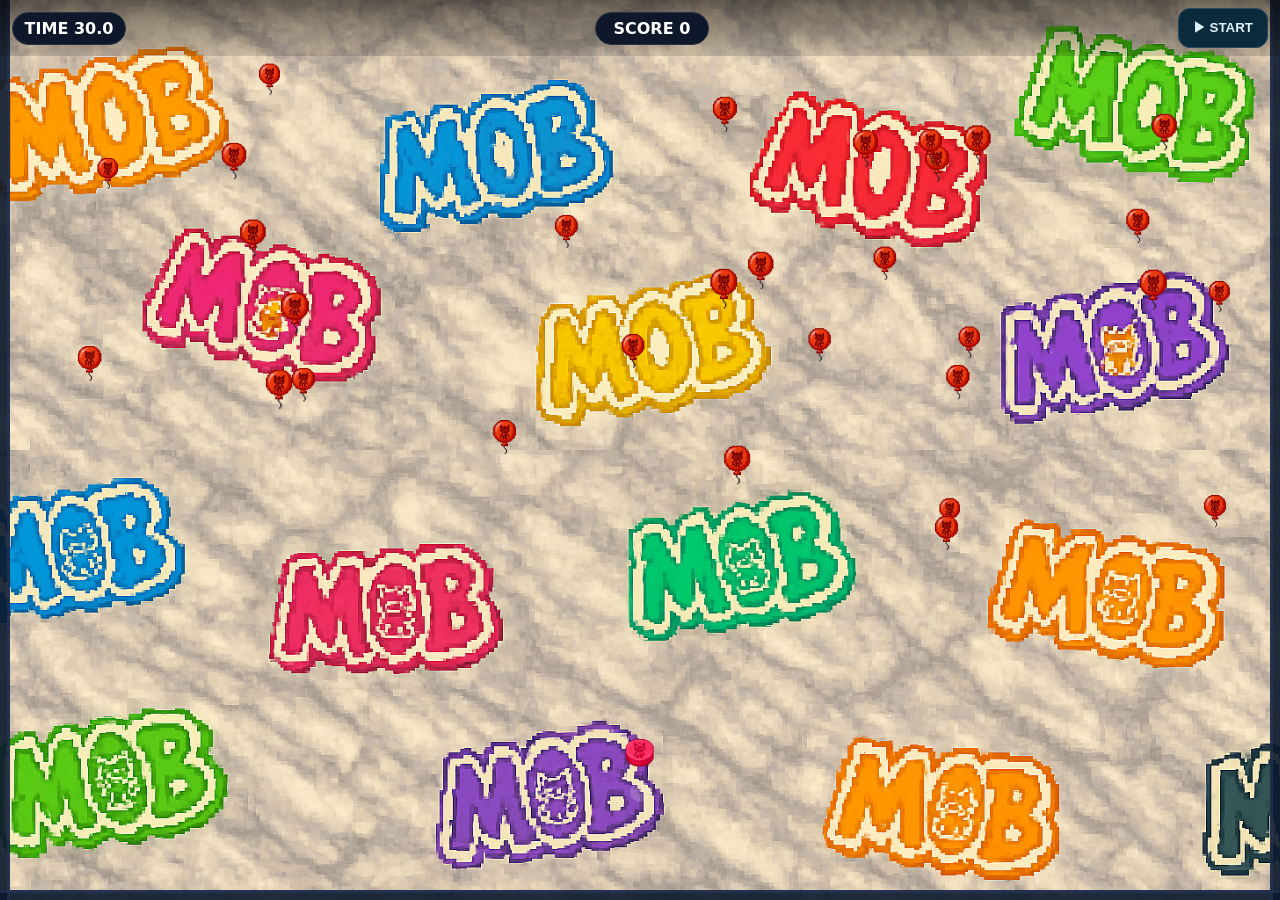
<file: MOB hockey.html>
<!DOCTYPE html>
<html lang="ja">
<head>
<meta charset="utf-8"/>
<meta name="viewport" content="width=device-width, initial-scale=1, viewport-fit=cover, maximum-scale=1, user-scalable=no">
<title>Balloon Smash 30 – 風船完全停止版</title>
<style>
  html,body{margin:0;height:100%;background:#000;overflow:hidden}
  canvas{position:fixed;inset:0;display:block;width:100%;height:100%;touch-action:none}

  /* HUD */
  #hud{
    position:fixed; top:0; left:0; right:0; z-index:30;
    display:flex; gap:8px; justify-content:space-between; align-items:center;
    padding:8px 12px; color:#fff; font-family:system-ui,-apple-system,"Hiragino Sans","Yu Gothic",sans-serif;
    background:linear-gradient(180deg, rgba(0,0,0,.55), rgba(0,0,0,.15));
    -webkit-user-select:none; user-select:none;
  }
  .pill{background:#0f172a; border:1px solid #263040; border-radius:999px; padding:6px 10px; font-weight:800; min-width:92px; text-align:center}
  #start, #restart{
    appearance:none; border:1px solid #264861; border-radius:12px; padding:10px 14px;
    background:#0b2b3d; color:#dff3ff; font-weight:900;
  }
  #restart{ position:fixed; left:50%; transform:translateX(-50%); bottom:16px; z-index:30; display:none; }

  /* カウントダウン/終了表示（ボタン操作を邪魔しない） */
  #overlay{
    position:fixed; inset:0; z-index:15; display:flex; align-items:center; justify-content:center;
    font-size:14vw; font-weight:900; color:#fff; text-shadow:0 0 18px rgba(0,0,0,.75);
    pointer-events:none; text-align:center; line-height:1.1;
  }
  @media (min-width:540px){ #overlay{font-size:72px} }

  /* ゲージUI */
  #gaugeWrap{
    position:fixed; left:50%; transform:translateX(-50%);
    bottom:10px; width:min(86vw, 520px); height:16px; border-radius:10px; overflow:hidden;
    background:rgba(255,255,255,.08); border:1px solid rgba(255,255,255,.15); z-index:20; display:none;
  }
  #gaugeFill{height:100%; width:0%; background:linear-gradient(90deg,#1ad1ff,#5cfcc3);}

  /* ヒント */
  #angleHint{
    position:fixed; left:50%; transform:translateX(-50%); bottom:34px;
    color:#cbd5e1; font-size:12px; font-weight:700; font-family:system-ui,-apple-system,"Hiragino Sans","Yu Gothic",sans-serif;
    text-shadow:0 2px 6px rgba(0,0,0,.5); z-index:20; display:none;
  }
</style>
</head>
<body>
  <div id="hud">
    <div class="pill" id="timePill">TIME 30.0</div>
    <div class="pill" id="scorePill">SCORE 0</div>
    <button id="start">▶ START</button>
  </div>

  <canvas id="cv"></canvas>
  <div id="overlay"></div>
  <button id="restart">🔁 リスタート</button>

  <div id="angleHint">画面をタップして角度を決め、押し続けてゲージ、離してショット！</div>
  <div id="gaugeWrap"><div id="gaugeFill"></div></div>

<script>
/* ========= 基本セットアップ ========= */
const cv = document.getElementById('cv');
const ctx = cv.getContext('2d', { alpha:false });
const overlay = document.getElementById('overlay');
const timeP = document.getElementById('timePill');
const scoreP = document.getElementById('scorePill');
const startBtn = document.getElementById('start');
const restartBtn = document.getElementById('restart');
const gaugeWrap = document.getElementById('gaugeWrap');
const gaugeFill = document.getElementById('gaugeFill');
const angleHint = document.getElementById('angleHint');

const DPR = Math.max(1, Math.min(3, window.devicePixelRatio || 1));
let W=0, H=0;
function resize(){ W=cv.clientWidth; H=cv.clientHeight; cv.width=Math.floor(W*DPR); cv.height=Math.floor(H*DPR); ctx.setTransform(DPR,0,0,DPR,0,0); }
addEventListener('resize', resize, {passive:true}); resize();

/* ========= 画像（無くてもフォールバックで描画） ========= */
function loadImage(src){ return new Promise(r=>{ const img=new Image(); img.onload=()=>r(img); img.onerror=()=>r(null); img.src=src; }); }
const assets = { bg:null, ball:null, balloon:null };
(async ()=>{ assets.bg=await loadImage('MOBhai.png'); assets.ball=await loadImage('red.png'); assets.balloon=await loadImage('Redb.png'); })();

/* ========= 物理・ルール ========= */
const GAME_TIME=30.0, BALLOON_COUNT=30;
const WALL={L:10, R:()=>W-10, B:()=>H-10};
function SHOOT_ORIGIN(){ return {x: W*0.5, y: H*0.88}; }
const BALL_R=16, FRICTION=0.994, STOP_SPEED=25, POP_SPEED=220;
const POWER_MIN=420, POWER_MAX=1200, CHARGE_TIME=1200; // ms

/* ========= 状態 ========= */
let running=false, finished=false, lastTs=0, timeLeft=GAME_TIME, score=0;
let balloons=[], needResetAfterExit=false;
let ball={x:0,y:0,vx:0,vy:0,r:BALL_R};
let aiming=false, aimAngle=-Math.PI/2, chargeStart=0;

/* ========= CPU（ダミー） ========= */
const cpuNames=['CPU-1','CPU-2','CPU-3','CPU-4','CPU-5','CPU-6','CPU-7'];
let cpuScores={}, cpuSkill={};
function initCPU(){ cpuScores={}; cpuSkill={}; cpuNames.forEach(n=>{ const base=0.6+Math.random()*0.7, clutch=0.15+Math.random()*0.35; cpuSkill[n]={base,clutch}; cpuScores[n]=0; }); }
function updateCPU(dt){ const p=1-(timeLeft/GAME_TIME); for(const n of cpuNames){ const rate=cpuSkill[n].base+cpuSkill[n].clutch*p; const expected=dt*rate; const burst=Math.random()<expected*0.35?1:0; cpuScores[n]+=(expected+burst); }}

/* ========= 初期化 ========= */
function resetLevel(){
  balloons.length=0;
  for(let i=0;i<BALLOON_COUNT;i++){
    const r=16+Math.random()*6;
    const x=WALL.L+r+Math.random()*(WALL.R()-WALL.L-r*2);
    const y=20+r+Math.random()*((H*0.60)-r*2);
    balloons.push({x,y,r,alive:true}); // ← 位置は固定。以後一切更新しない
  }
  const o=SHOOT_ORIGIN(); ball.x=o.x; ball.y=o.y-40; ball.vx=0; ball.vy=0;
  needResetAfterExit=false;
}
function fullReset(){ score=0; timeLeft=GAME_TIME; finished=false; running=false; lastTs=0; initCPU(); resetLevel(); updateHUD(); }
fullReset();
function updateHUD(){ timeP.textContent=`TIME ${timeLeft.toFixed(1)}`; scoreP.textContent=`SCORE ${score}`; }

/* ========= 入力（角度ライン＋ゲージ） ========= */
function canvasPoint(e){ const r=cv.getBoundingClientRect(); return {x:e.clientX-r.left, y:e.clientY-r.top}; }
cv.addEventListener('pointerdown', (e)=>{
  if(!running||finished) return;
  aiming=true; angleHint.style.display='block'; gaugeWrap.style.display='block';
  const p=canvasPoint(e), o=SHOOT_ORIGIN(); let ang=Math.atan2(p.y-o.y,p.x-o.x);
  const minAng=-Math.PI*0.95, maxAng=-Math.PI*0.05; ang=Math.max(minAng,Math.min(maxAng,ang));
  aimAngle=ang; chargeStart=performance.now(); gaugeFill.style.width='0%';
});
cv.addEventListener('pointermove', (e)=>{
  if(!aiming) return;
  const p=canvasPoint(e), o=SHOOT_ORIGIN(); let ang=Math.atan2(p.y-o.y,p.x-o.x);
  const minAng=-Math.PI*0.95,maxAng=-Math.PI*0.05; if(ang<minAng) ang=minAng; if(ang>maxAng) ang=maxAng; aimAngle=ang;
});
addEventListener('pointerup', ()=>{
  if(!aiming) return;
  aiming=false; angleHint.style.display='none'; gaugeWrap.style.display='none';
  const t=performance.now()-chargeStart, rate=Math.max(0,Math.min(1,t/CHARGE_TIME));
  const power=POWER_MIN+(POWER_MAX-POWER_MIN)*rate; ball.vx=Math.cos(aimAngle)*power; ball.vy=Math.sin(aimAngle)*power;
});

/* ========= 物理 ========= */
function reflectWalls(){
  if(ball.x-ball.r<WALL.L){ ball.x=WALL.L+ball.r; ball.vx*=-1; }
  if(ball.x+ball.r>WALL.R()){ ball.x=WALL.R()-ball.r; ball.vx*=-1; }
  if(ball.y+ball.r>WALL.B()){ ball.y=WALL.B()-ball.r; ball.vy*=-1; }
  if(ball.y+ball.r<0){ needResetAfterExit=true; }
}
function hitBalloons(){
  const sp2=ball.vx*ball.vx+ball.vy*ball.vy, need=POP_SPEED*POP_SPEED;
  for(const b of balloons){
    if(!b.alive) continue;
    const d=Math.hypot(ball.x-b.x, ball.y-b.y);
    if(d<ball.r+b.r){ if(sp2>=need){ b.alive=false; score++; } }
  }
}

/* ========= ループ ========= */
function step(ts){
  if(!lastTs) lastTs=ts;
  const dt=Math.min(0.05,(ts-lastTs)/1000); lastTs=ts;

  if(running && !finished){
    timeLeft=Math.max(0,timeLeft-dt); updateCPU(dt);

    // 球のみ更新。風船は一切更新しない。
    ball.x+=ball.vx*dt; ball.y+=ball.vy*dt;

    reflectWalls();
    hitBalloons();

    ball.vx*=FRICTION; ball.vy*=FRICTION;

    const speed=Math.hypot(ball.vx,ball.vy);
    if(speed<STOP_SPEED || needResetAfterExit){ resetLevel(); } // リセットで位置だけ再配列
    if(timeLeft<=0){ finishGame(); }
    updateHUD();
  }

  render();
  requestAnimationFrame(step);
}
requestAnimationFrame(step);

/* ========= 描画 ========= */
function drawBackground(){
  if(assets.bg){ const iw=assets.bg.width, ih=assets.bg.height, rImg=iw/ih, rCv=W/H;
    let dw,dh; if(rImg>rCv){ dh=H; dw=dh*rImg; } else { dw=W; dh=dw/rImg; }
    const dx=(W-dw)/2, dy=(H-dh)/2; ctx.drawImage(assets.bg,dx,dy,dw,dh);
  }else{ const g=ctx.createLinearGradient(0,0,0,H); g.addColorStop(0,'#0e1322'); g.addColorStop(1,'#070b13'); ctx.fillStyle=g; ctx.fillRect(0,0,W,H); }
}
function drawWalls(){
  ctx.fillStyle='rgba(12,25,45,0.90)';
  ctx.fillRect(0,0,WALL.L,H); ctx.fillRect(WALL.R(),0,W-WALL.R(),H); ctx.fillRect(0,WALL.B(),W,H-WALL.B());
  ctx.fillStyle='rgba(42,58,98,0.55)'; ctx.fillRect(WALL.L-3,0,3,H); ctx.fillRect(WALL.R(),0,3,H); ctx.fillRect(0,WALL.B(),W,3);
}
function drawBalloon(b){
  if(!b.alive) return;
  if(assets.balloon){ const d=b.r*2; ctx.drawImage(assets.balloon,b.x-b.r,b.y-b.r,d,d); }
  else{ const g=ctx.createRadialGradient(b.x-4,b.y-6,4,b.x,b.y,b.r); g.addColorStop(0,'#ffb3b3'); g.addColorStop(1,'#c1121f');
        ctx.fillStyle=g; ctx.beginPath(); ctx.arc(b.x,b.y,b.r,0,Math.PI*2); ctx.fill();
        ctx.fillStyle='rgba(255,255,255,.35)'; ctx.beginPath(); ctx.ellipse(b.x-6,b.y-8, b.r*0.35, b.r*0.22, -0.6, 0, Math.PI*2); ctx.fill(); }
}
function drawBall(){
  const {x,y,r}=ball;
  if(assets.ball){ ctx.drawImage(assets.ball,x-r,y-r,r*2,r*2); }
  else{ ctx.fillStyle='#ef4444'; ctx.beginPath(); ctx.arc(x,y,r,0,Math.PI*2); ctx.fill(); }
}
function drawAimLine(){
  if(!aiming) return;
  const o=SHOOT_ORIGIN(); const t=performance.now()-chargeStart;
  const rate=Math.max(0,Math.min(1,t/CHARGE_TIME));
  const len=160+60*rate, ex=o.x+Math.cos(aimAngle)*len, ey=o.y+Math.sin(aimAngle)*len;
  ctx.save(); ctx.lineWidth=3; ctx.strokeStyle='rgba(19,196,255,0.9)'; ctx.fillStyle='rgba(19,196,255,0.25)';
  ctx.beginPath(); ctx.moveTo(o.x,o.y); ctx.lineTo(ex,ey); ctx.stroke();
  ctx.beginPath(); ctx.moveTo(ex,ey);
  ctx.lineTo(ex-12*Math.cos(aimAngle-0.3), ey-12*Math.sin(aimAngle-0.3));
  ctx.lineTo(ex-12*Math.cos(aimAngle+0.3), ey-12*Math.sin(aimAngle+0.3));
  ctx.closePath(); ctx.fill(); ctx.restore();
  gaugeFill.style.width=`${rate*100}%`;
}
function render(){
  ctx.clearRect(0,0,W,H);
  drawBackground(); drawWalls();
  for(const b of balloons) drawBalloon(b);
  drawBall(); drawAimLine();
  const o=SHOOT_ORIGIN(); ctx.fillStyle='rgba(255,255,255,.18)'; ctx.beginPath(); ctx.arc(o.x, o.y, 10, 0, Math.PI*2); ctx.fill();
}

/* ========= カウントダウン（確実実行） ========= */
function countdownThen(startCb){
  overlay.textContent='3';
  setTimeout(()=>{ overlay.textContent='2';
    setTimeout(()=>{ overlay.textContent='1';
      setTimeout(()=>{ overlay.textContent='GO';
        setTimeout(()=>{ overlay.textContent=''; startCb(); }, 300);
      }, 700);
    }, 700);
  }, 700);
}

/* ========= スタート/終了 ========= */
function startGame(){
  restartBtn.style.display='none';
  fullReset(); resize(); resetLevel(); render();
  countdownThen(()=>{
    running=true;               // ← ここで確実に開始
    lastTs=performance.now();
    angleHint.style.display='block';
    gaugeWrap.style.display='none';
    startBtn.disabled=true;
  });
}
startBtn.addEventListener('click', startGame);
restartBtn.addEventListener('click', startGame);

function finishGame(){
  finished=true; running=false;
  const finalCPU=cpuNames.map(n=>({name:n,score:Math.max(0,Math.round(cpuScores[n]))}));
  const me={name:'YOU',score:score};
  const all=[me,...finalCPU].sort((a,b)=>b.score-a.score);
  const pos=all.findIndex(p=>p.name==='YOU')+1;
  overlay.innerHTML=`終了！<br>あなたは ${pos} 位（全8人）<br>SCORE ${score}`;
  restartBtn.style.display='block';
}
</script>
</body>
</html>
</file>
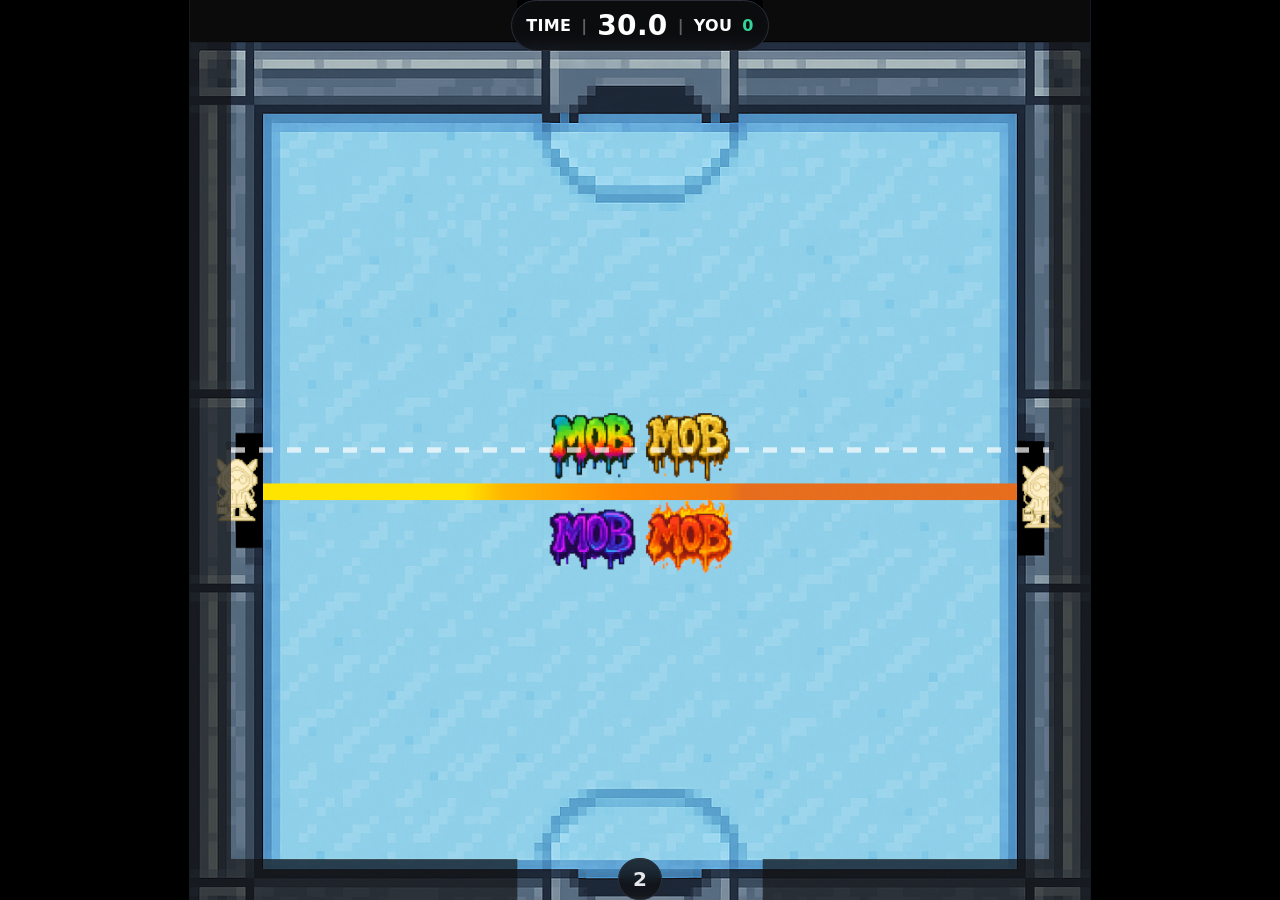
<file: MOB Hockey.html>
<!DOCTYPE html>
<html lang="ja">
<head>
<meta charset="utf-8" />
<meta name="viewport" content="width=device-width, initial-scale=1, viewport-fit=cover, maximum-scale=1, user-scalable=no">
<title>MOB Hockey (Solo / 2 Pucks / FX)</title>
<style>
  :root{ --hud:#0e0f12cc; --fg:#fff; --good:#34d399; --bad:#f87171; }
  html,body{margin:0;height:100%;background:#000;color:var(--fg);font-family:system-ui,-apple-system,"Segoe UI",Roboto,"Hiragino Sans","Yu Gothic",sans-serif}
  #wrap{position:fixed;inset:0;display:flex;align-items:center;justify-content:center}
  #cv{display:block;touch-action:none;background:#000; box-shadow:0 0 0 1px #171a22;}
  #hud{position:fixed;inset:0;pointer-events:none}
  .panel{position:fixed;left:0;right:0;display:flex;justify-content:center;gap:12px;pointer-events:none}
  .topbar{top:0;padding:env(safe-area-inset-top,10px) 10px 10px;align-items:center}
  .bottombar{bottom:0;padding:10px 10px env(safe-area-inset-bottom,10px);align-items:center}
  .pill{
    background:var(--hud);backdrop-filter:blur(6px);
    border:1px solid #2a2f3a; border-radius:999px; padding:8px 14px; font-weight:700; letter-spacing:.3px; display:flex; align-items:center; gap:10px
  }
  .sep{opacity:.35}
  .count{font-size:28px;min-width:2ch;text-align:center}
  #final{position:fixed; inset:0; background:#000a; display:none; align-items:center; justify-content:center; z-index:9; backdrop-filter:blur(2px)}
  #final .card{width:min(820px,92vw); background:#0c0f16; border:1px solid #242a36; border-radius:16px; padding:22px; box-shadow:0 10px 40px rgba(0,0,0,.5)}
  #final h3{margin:0 0 12px; font-size:28px}
  #final .big{font-size:18px; color:#cfe1ff; margin-bottom:10px}
  #final .grid{display:grid; grid-template-columns:auto 1fr auto; gap:12px; align-items:center}
  #final .rank{font-size:24px; font-weight:900; color:#fff}
  #final .name{font-size:24px; font-weight:800; color:#e8edf7}
  #final .pts{font-size:24px; font-weight:900; text-align:right}
  .btn{pointer-events:auto; user-select:none; cursor:pointer; padding:12px 18px; border-radius:14px; border:1px solid #323643; background:#151923; transition:.2s; color:#fff}
  .btn:hover{transform:translateY(-1px)}
</style>
</head>
<body>
  <div id="wrap">
    <canvas id="cv" width="900" height="900"></canvas>
    <div id="hud">
      <div class="panel topbar">
        <div class="pill">
          <span>TIME</span><span class="sep">|</span><span id="time" class="count">30.0</span>
          <span class="sep">|</span><span>YOU</span><b id="youPts" style="color:var(--good)">0</b>
        </div>
      </div>
      <div class="panel bottombar" style="justify-content:center">
        <div id="msg" class="pill" style="font-size:20px;">準備中…</div>
      </div>
    </div>
  </div>

  <div id="final">
    <div class="card">
      <h3>リザルト</h3>
      <div id="finalYou" class="big"></div>
      <div id="finalGrid" class="grid"></div>
      <div style="display:flex; gap:10px; justify-content:flex-end; margin-top:16px">
        <button class="btn" onclick="location.reload()">もう一度</button>
      </div>
    </div>
  </div>

<script>
(()=>{'use strict';
  // ====== refs ======
  const canvas = document.getElementById('cv');
  const ctx = canvas.getContext('2d');
  const hudMsg = document.getElementById('msg');
  const timeEl = document.getElementById('time');
  const youPtsEl = document.getElementById('youPts');
  const finalEl = document.getElementById('final');
  const finalGrid = document.getElementById('finalGrid');
  const finalYou = document.getElementById('finalYou');

  // ====== config ======
  const GAME = {
    state:'init',
    length:30_000, startAt:0, now:0,
    size:900, lineY:450, wall:0,
    topGoal:{ x0:0.35, x1:0.65 },
    bottomGoal:{ x0:0.35, x1:0.65 },
    images:{}, assetsReady:false
  };

  function resizeSquare(){
    const s = Math.min(window.innerWidth, window.innerHeight);
    canvas.width = s; canvas.height = s;
    GAME.size = s; GAME.lineY = (s/2)|0;
    GAME.wall = Math.max(10, Math.round(s * 0.045));
    canvas.style.width = s+'px'; canvas.style.height = s+'px';
  }
  window.addEventListener('resize', resizeSquare, {passive:true});
  resizeSquare();

  // images (parallel; do not block)
  const IMG_LIST = {
    rink:'hokehai.png', smash:'smash.png',
    black:'black.png', blue:'blue.png', green:'green.png', mura:'mura.png',
    orange:'orange.png', pink:'pink.png', red:'red.png', yellow:'yellow.png'
  };
  function loadImage(src){ return new Promise(res=>{ const im=new Image(); im.onload=()=>res(im); im.onerror=()=>res(null); im.src=src+(src.includes('?')?'':'?v='+Date.now()); }); }
  (async()=>{ for (const [k,src] of Object.entries(IMG_LIST)){ GAME.images[k]=await loadImage(src); } GAME.assetsReady=true; })();

  // ====== parameters ======
  const P = {
    puckR: ()=>Math.max(16, GAME.size*0.055),   // さらに少し大きめ
    smashR: ()=>Math.max(26, GAME.size*0.038),
    maxSpd: ()=>Math.max(600, GAME.size*0.95),
    friction: 0.9935,
    hitBoostPlayer: 1.18,
    tiltAccel: ()=>GAME.size*0.020,            // 上半分にいるパックへ微小な下向き加速度
    minKick: ()=>GAME.size*0.08                // 停止回避の微小キック速度
  };

  // play area
  const xMin=()=>GAME.wall, xMax=()=>GAME.size-GAME.wall;
  const yMin=()=>GAME.wall, yMax=()=>GAME.size-GAME.wall;

  // colors
  const colorMap = { red:'#ef4444', blue:'#3b82f6', green:'#22c55e', mura:'#8b5cf6', orange:'#f59e0b', pink:'#ec4899', yellow:'#eab308', black:'#e5e7eb' };
  const colorOf = k => colorMap[k]||'#e5e7eb';

  // ====== center popup (goal FX) ======
  let popup = null; // {text, color, t, dur}
  function firePopup(text, color){
    popup = { text, color, t:0, dur:900 }; // ms
  }
  function drawPopup(dt){
    if (!popup) return;
    popup.t += dt*1000;
    const p = Math.min(1, popup.t/popup.dur);
    const alpha = 1 - p;
    const scale = 1 + 0.2*(1-p); // 少し縮みながら消える
    ctx.save();
    ctx.translate(GAME.size/2, GAME.size/2);
    ctx.scale(scale, scale);
    ctx.globalAlpha = alpha;
    // うっすら縁
    ctx.fillStyle = '#000a';
    ctx.fillRect(-150, -60, 300, 120);
    // テキスト
    ctx.fillStyle = popup.color;
    ctx.font = `700 ${Math.round(GAME.size*0.12)}px system-ui, sans-serif`;
    ctx.textAlign = 'center'; ctx.textBaseline = 'middle';
    ctx.fillText(popup.text, 0, 10);
    ctx.restore();
    if (popup.t>=popup.dur) popup=null;
  }

  // ====== entities ======
  class Puck{
    constructor(key, field){
      const xmin=xMin(), xmax=xMax();
      const yTop = (yMin()+GAME.lineY)/2, yBot = (yMax()+GAME.lineY)/2;
      this.key=key;
      this.x = xmin + (xmax-xmin)*(0.25 + 0.5*Math.random());
      this.y = field==='T'? yTop : yBot;
      this.vx = (Math.random()*2-1)*P.maxSpd()*0.20;
      this.vy = (Math.random()*2-1)*P.maxSpd()*0.20;
      this.r=P.puckR(); this.scored=false;
      this.spawning=false; // 天から降下中か
      this.blinkT=0;
    }
    spawnFromHeavenToCenter(){
      this.spawning = true;
      this.x = (xMin()+xMax())/2;
      this.y = yMin() - this.r - 6; // 壁の外から
      this.vx = 0; this.vy = P.maxSpd()*0.25; // 下方向に降下
      this.blinkT = 0;
    }
    step(dt){
      // 傾斜（上半分のみ下向き加速）
      if (!this.spawning && this.y < GAME.lineY){
        this.vy += P.tiltAccel()*dt;
        // ほぼ停止なら微小キック
        const spd = Math.hypot(this.vx, this.vy);
        if (spd < P.minKick()*0.2){
          this.vy += P.minKick()*0.6;
          this.vx += (Math.random()*2-1)*P.minKick()*0.15;
        }
      }

      this.x+=this.vx*dt; this.y+=this.vy*dt;
      if (!this.spawning){ this.vx*=P.friction; this.vy*=P.friction; }

      const xmin=xMin(), xmax=xMax(), ymin=yMin(), ymax=yMax();
      // side walls
      if (this.x < xmin + this.r){ this.x = xmin + this.r; this.vx = Math.abs(this.vx); }
      if (this.x > xmax - this.r){ this.x = xmax - this.r; this.vx = -Math.abs(this.vx); }

      // heaven降下中の停止条件（中央まで来たら通常化）
      if (this.spawning){
        this.blinkT += dt;
        const targetY = (yMin()+yMax())/2;
        if (this.y >= targetY){
          this.spawning = false;
          // センターで少しだけランダムに動き出す
          this.vx = (Math.random()*2-1)*P.maxSpd()*0.18;
          this.vy = (Math.random()*2-1)*P.maxSpd()*0.18;
          return;
        }
        return; // 壁・ゴール判定はスポーン完了後
      }

      // goals
      const gx0 = xmin + (xmax - xmin)*GAME.topGoal.x0;
      const gx1 = xmin + (xmax - xmin)*GAME.topGoal.x1;
      if (this.y < ymin + this.r){
        if (this.x>gx0 && this.x<gx1){ scoreGoal('TOP', this); this.scored=true; }
        else{ this.y = ymin + this.r; this.vy = Math.abs(this.vy); }
      }
      if (this.y > ymax - this.r){
        if (this.x>gx0 && this.x<gx1){ scoreGoal('BOTTOM', this); this.scored=true; }
        else{ this.y = ymax - this.r; this.vy = -Math.abs(this.vy); }
      }
    }
    draw(){
      const im=GAME.images[this.key], s=this.r*2;
      if (this.spawning){
        // 点滅（blinkTで0.1s周期に）
        const on = (Math.floor(this.blinkT*10)%2)===0;
        if (!on) return;
      }
      if (im) ctx.drawImage(im, this.x-this.r, this.y-this.r, s, s);
      else { ctx.beginPath(); ctx.arc(this.x,this.y,this.r,0,Math.PI*2); ctx.fillStyle=colorOf(this.key); ctx.fill(); }
    }
  }

  class Smasher{
    constructor(){
      this.r=P.smashR();
      this.x=(xMin()+xMax())/2;
      this.y=(GAME.lineY + yMax())/2;
      this.vx=this.vy=0; this.targetX=this.x; this.targetY=this.y;
      this.lastX=this.x; this.lastY=this.y;
    }
    clamp(){
      const m=this.r+2, xmin=xMin()+m, xmax=xMax()-m;
      const yminH=GAME.lineY+m, ymaxH=yMax()-m;
      this.x=Math.max(xmin,Math.min(xmax,this.x));
      this.y=Math.max(yminH,Math.min(ymaxH,this.y));
    }
    setTarget(x,y){ this.targetX=x; this.targetY=y; }
    step(dt){
      const spd=P.maxSpd()*1.9;
      const dx=this.targetX-this.x, dy=this.targetY-this.y, d=Math.hypot(dx,dy);
      const mv=spd*dt; this.lastX=this.x; this.lastY=this.y;
      if (d<=mv){ this.x=this.targetX; this.y=this.targetY; }
      else{ this.x+=dx/d*mv; this.y+=dy/d*mv; }
      this.clamp(); this.vx=(this.x-this.lastX)/dt; this.vy=(this.y-this.lastY)/dt;
    }
    draw(){
      const im=GAME.images.smash, R=this.r;
      if (im) ctx.drawImage(im, this.x-R, this.y-R, R*2, R*2);
      else { ctx.beginPath(); ctx.arc(this.x,this.y,R,0,Math.PI*2); ctx.fillStyle='#ef4444'; ctx.fill(); ctx.lineWidth=2; ctx.strokeStyle='#fff2'; ctx.stroke(); }
    }
  }

  // ====== world ======
  let pucks=[];
  const player=new Smasher();
  let score={ YOU:0 };

  function spawnPucks(){
    pucks=[];
    const others=['black','blue','green','mura','orange','pink','yellow'];
    const rnd=others[(Math.random()*others.length)|0];
    pucks.push(new Puck('red','B'));
    pucks.push(new Puck(rnd,'T'));
  }

  // ====== scoring ======
  function scoreGoal(side, puck){
    if (side==='TOP'){ score.YOU += 3; firePopup('+3', '#34d399'); }
    else{ score.YOU -= 1; firePopup('-1', '#f87171'); }
    youPtsEl.textContent = score.YOU|0;

    // スコアに使ったパックを「天からスポーン」
    const np = new Puck(puck.key, 'T'); // 仮
    np.spawnFromHeavenToCenter();
    pucks.push(np);
  }

  // ====== collisions ======
  // Smasher vs Puck
  function collideSmasher(){
    for (const puck of pucks){
      if (puck.spawning) continue;
      const dx=puck.x-player.x, dy=puck.y-player.y, rr=(puck.r+player.r);
      if (dx*dx+dy*dy<=rr*rr){
        const d=Math.hypot(dx,dy)||1, nx=dx/d, ny=dy/d;
        const swing=Math.hypot(player.vx,player.vy);
        const impulse=Math.min(P.maxSpd(), 260 + swing*1.0)*P.hitBoostPlayer;
        puck.vx=nx*impulse; puck.vy=ny*impulse;
        const overlap=rr-d+0.5; puck.x+=nx*overlap; puck.y+=ny*overlap;
      }
    }
  }
  // Puck vs Puck（簡易弾性）
  function collidePucks(){
    for (let i=0;i<pucks.length;i++){
      const a=pucks[i]; if (a.spawning) continue;
      for (let j=i+1;j<pucks.length;j++){
        const b=pucks[j]; if (b.spawning) continue;
        const dx=b.x-a.x, dy=b.y-a.y;
        const rr = (a.r+b.r);
        const distSq = dx*dx+dy*dy;
        if (distSq <= rr*rr){
          const dist = Math.sqrt(distSq)||1;
          const nx = dx/dist, ny=dy/dist;
          // 速度成分の交換（法線方向）
          const va = a.vx*nx + a.vy*ny;
          const vb = b.vx*nx + b.vy*ny;
          const diff = vb - va;
          a.vx += nx*diff; a.vy += ny*diff;
          b.vx -= nx*diff; b.vy -= ny*diff;
          // めり込み解消
          const overlap = rr - dist + 0.5;
          a.x -= nx*overlap*0.5; a.y -= ny*overlap*0.5;
          b.x += nx*overlap*0.5; b.y += ny*overlap*0.5;
        }
      }
    }
  }

  // ====== input ======
  let dragging=false;
  function toCanvasXY(e){
    const r=canvas.getBoundingClientRect();
    const x=((e.touches?e.touches[0].clientX:e.clientX)-r.left)*(canvas.width/r.width);
    const y=((e.touches?e.touches[0].clientY:e.clientY)-r.top )*(canvas.height/r.height);
    return {x,y};
  }
  function onDown(e){ dragging=true; const {x,y}=toCanvasXY(e); player.setTarget(x,y); e.preventDefault(); }
  function onMove(e){ const {x,y}=toCanvasXY(e); if (dragging) player.setTarget(x,y); e.preventDefault(); }
  function onUp(){ dragging=false; }
  canvas.addEventListener('mousedown', onDown);
  window.addEventListener('mousemove', onMove);
  window.addEventListener('mouseup', onUp);
  canvas.addEventListener('touchstart', onDown, {passive:false});
  window.addEventListener('touchmove', onMove, {passive:false});
  window.addEventListener('touchend', onUp);

  // ====== CPUs（裏で進行、結果のみ表示） ======
  const CPU=[{name:'ブラック'},{name:'ブルー'},{name:'グリーン'},{name:'パープル'},{name:'オレンジ'},{name:'ピンク'},{name:'イエロー'}];
  const cpuScores=Object.fromEntries(CPU.map(c=>[c.name,0]));
  function cpuTick(){ const name=CPU[(Math.random()*CPU.length)|0].name; Math.random()<0.72 ? (cpuScores[name]+=3) : (cpuScores[name]-=1); }

  // ====== background (rink+walls+line) ======
  function drawBackground(){
    const S=GAME.size, xmin=xMin(), xmax=xMax(), ymin=yMin(), ymax=yMax();
    ctx.clearRect(0,0,S,S);
    const im=GAME.images.rink;
    if (im){
      const iw=im.naturalWidth||1280, ih=im.naturalHeight||720, r=iw/ih;
      let dw,dh; if (r>1){ dh=S; dw=dh*r; } else { dw=S; dh=dw/r; }
      const dx=(S-dw)/2, dy=(S-dh)/2; ctx.drawImage(im, dx, dy, dw, dh);
    }else{ ctx.fillStyle='#0b0e14'; ctx.fillRect(0,0,S,S); }
    ctx.fillStyle='#111a';
    const gx0 = xmin + (xmax - xmin)*GAME.topGoal.x0, gx1 = xmin + (xmax - xmin)*GAME.topGoal.x1;
    ctx.fillRect(xmin, ymin - GAME.wall, gx0 - xmin, GAME.wall);
    ctx.fillRect(gx1, ymin - GAME.wall, xmax - gx1, GAME.wall);
    ctx.fillRect(xmin, ymax, gx0 - xmin, GAME.wall);
    ctx.fillRect(gx1, ymax, xmax - gx1, GAME.wall);
    ctx.fillRect(xmin - GAME.wall, ymin - GAME.wall, GAME.wall, (ymax - ymin) + GAME.wall*2);
    ctx.fillRect(xmax, ymin - GAME.wall, GAME.wall, (ymax - ymin) + GAME.wall*2);
    ctx.strokeStyle='rgba(255,255,255,0.7)'; ctx.lineWidth=Math.max(2,S*0.006); ctx.setLineDash([14,14]);
    ctx.beginPath(); ctx.moveTo(xmin, GAME.lineY); ctx.lineTo(xmax, GAME.lineY); ctx.stroke(); ctx.setLineDash([]);
  }

  // ====== loop & states ======
  let popupDtAccum = 0;
  let rafStarted=false; function safeRAF(){ if(!rafStarted){ rafStarted=true; requestAnimationFrame(loop); } }
  function startCountdown(){ GAME.state='countdown'; GAME.startAt=performance.now(); hudMsg.style.color='#e5e7eb'; hudMsg.textContent='3'; safeRAF(); }
  function endGame(){
    GAME.state='ended'; hudMsg.textContent='FINISH!';
    const rows=[{name:'YOU', pts:score.YOU}]; for (const c of CPU) rows.push({name:c.name, pts:cpuScores[c.name]});
    rows.sort((a,b)=>b.pts-a.pts);
    finalGrid.innerHTML = rows.map((r,i)=>`<div class="rank">${i+1}</div><div class="name" style="color:${r.name==='YOU'?'#fff':'#e8edf7'}">${r.name}</div><div class="pts" style="color:${r.name==='YOU'?'#34d399':'#e8edf7'}">${r.pts|0}</div>`).join('');
    finalYou.textContent = `あなたのスコア： ${score.YOU|0} 点（ゴール+3 / 失点-1）`;
    finalEl.style.display='flex';
  }

  let lastT=performance.now(), cpuNext=lastT+300;
  function loop(t){
    GAME.now=t;
    const dt=Math.min(0.033, (t-lastT)/1000); lastT=t;

    if (GAME.state==='countdown'){
      const elapsed=t-GAME.startAt, total=3200;
      drawBackground();
      const left=Math.max(0,total-elapsed);
      if (left<=0){
        spawnPucks(); youPtsEl.textContent='0';
        GAME.state='playing'; GAME.startAt=t; hudMsg.textContent='GO!'; hudMsg.style.color='#34d399';
        popup=null;
      }else{
        const step=Math.ceil(left/800); hudMsg.textContent = (step>=2)? String(step-1) : 'GO!';
      }
      requestAnimationFrame(loop); return;
    }

    if (GAME.state==='playing'){
      const remain=Math.max(0, GAME.length - (t-GAME.startAt));
      timeEl.textContent=(remain/1000).toFixed(1);

      // physics
      player.step(dt);
      for (const p of pucks){ p.r=P.puckR(); p.step(dt); }
      collideSmasher();
      collidePucks();
      pucks=pucks.filter(p=>!p.scored);

      // CPUs
      if (t>=cpuNext){ cpuTick(); cpuNext=t+300; }

      // draw
      drawBackground();
      for (const p of pucks) p.draw();
      player.draw();
      drawPopup(dt);

      if (remain<=0){ endGame(); return; }
      requestAnimationFrame(loop); return;
    }

    if (GAME.state==='ended'){ drawBackground(); for (const p of pucks) p.draw(); player.draw(); drawPopup(dt); return; }
  }

  // start now
  startCountdown();
  setTimeout(()=>{ if (GAME.state==='init') startCountdown(); }, 300);
  setTimeout(safeRAF, 50);

})();
</script>
</body>
</html>
</file>
